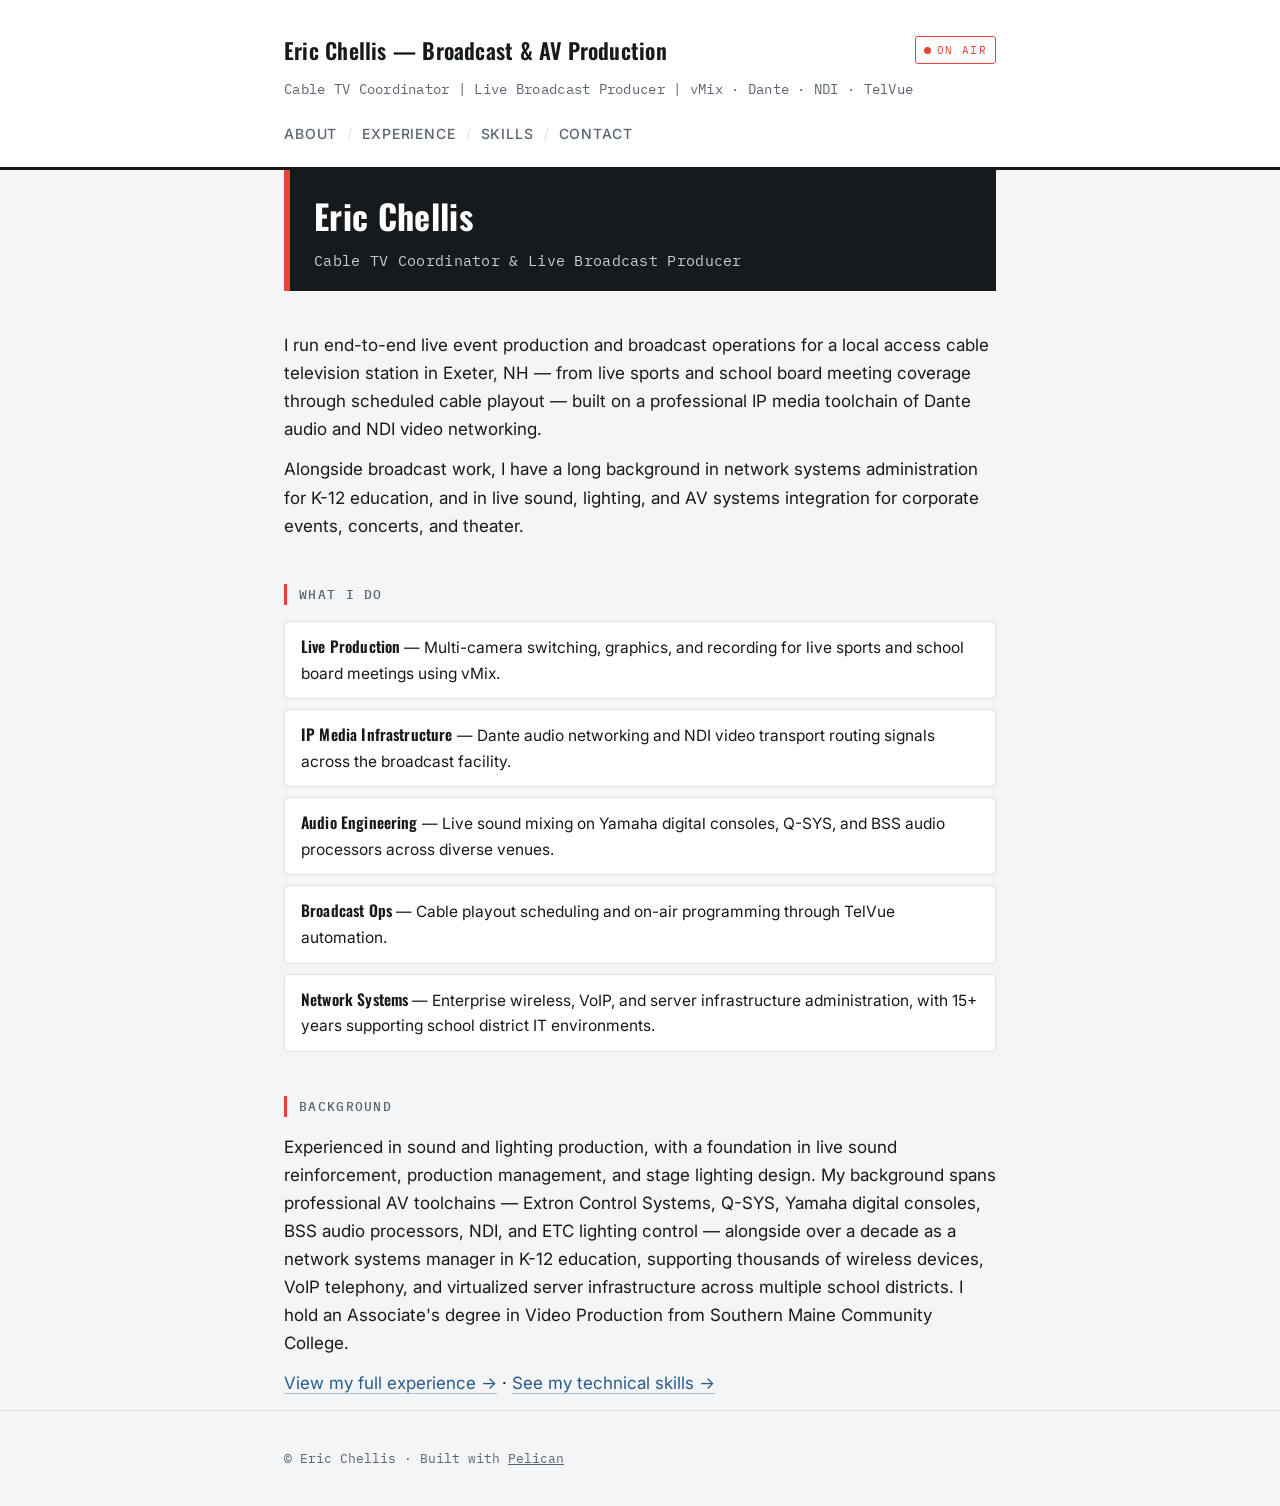
<file: index.html>
<!DOCTYPE html>
<html lang="en">
<head>
<meta charset="utf-8">
<meta name="viewport" content="width=device-width, initial-scale=1.0">
<title>Eric Chellis — Eric Chellis</title>
<link rel="preconnect" href="https://fonts.googleapis.com"><link rel="preconnect" href="https://fonts.gstatic.com" crossorigin><link href="https://fonts.googleapis.com/css2?family=Oswald:wght@500;600;700&family=Inter:wght@400;500;600&family=IBM+Plex+Mono:wght@500&display=swap" rel="stylesheet">
<link rel="stylesheet" href="styles.css">
</head>
<body>
<header class="site-header"><div class="wrap">
<div class="brand-row">
<a class="site-title" href="index.html">Eric Chellis — Broadcast &amp; AV Production</a>
<span class="tally"><span class="dot"></span>ON AIR</span>
</div>
<p class="site-subtitle">Cable TV Coordinator | Live Broadcast Producer | vMix &middot; Dante &middot; NDI &middot; TelVue</p>
<nav><a href="index.html">About</a><span class="sep">/</span><a href="experience.html">Experience</a><span class="sep">/</span><a href="skills.html">Skills</a><span class="sep">/</span><a href="contact.html">Contact</a></nav>
</div></header>
<main class="wrap"><article class="page"><div class="hero">
  <div class="chyron">
    <h1>Eric Chellis</h1>
    <p class="role">Cable TV Coordinator &amp; Live Broadcast Producer</p>
  </div>
</div>

<p>I run end-to-end live event production and broadcast operations for a local
access cable television station in Exeter, NH — from live sports and school
board meeting coverage through scheduled cable playout — built on a
professional IP media toolchain of Dante audio and NDI video networking.</p>
<p>Alongside broadcast work, I have a long background in network systems
administration for K-12 education, and in live sound, lighting, and AV
systems integration for corporate events, concerts, and theater.</p>
<h2>What I Do</h2>
<ul>
<li><strong>Live Production</strong> — Multi-camera switching, graphics, and recording for
  live sports and school board meetings using vMix.</li>
<li><strong>IP Media Infrastructure</strong> — Dante audio networking and NDI video
  transport routing signals across the broadcast facility.</li>
<li><strong>Audio Engineering</strong> — Live sound mixing on Yamaha digital consoles,
  Q-SYS, and BSS audio processors across diverse venues.</li>
<li><strong>Broadcast Ops</strong> — Cable playout scheduling and on-air programming
  through TelVue automation.</li>
<li><strong>Network Systems</strong> — Enterprise wireless, VoIP, and server infrastructure
  administration, with 15+ years supporting school district IT environments.</li>
</ul>
<h2>Background</h2>
<p>Experienced in sound and lighting production, with a foundation in live
sound reinforcement, production management, and stage lighting design. My
background spans professional AV toolchains — Extron Control Systems, Q-SYS,
Yamaha digital consoles, BSS audio processors, NDI, and ETC lighting control —
alongside over a decade as a network systems manager in K-12 education,
supporting thousands of wireless devices, VoIP telephony, and virtualized
server infrastructure across multiple school districts. I hold an Associate's
degree in Video Production from Southern Maine Community College.</p>
<p><a href="/experience.html">View my full experience →</a> · <a href="/skills.html">See my technical skills →</a></p></article></main>
<footer class="site-footer"><div class="wrap"><p>&copy; Eric Chellis &middot; Built with <a href="https://getpelican.com">Pelican</a></p></div></footer>
</body>
</html>
</file>
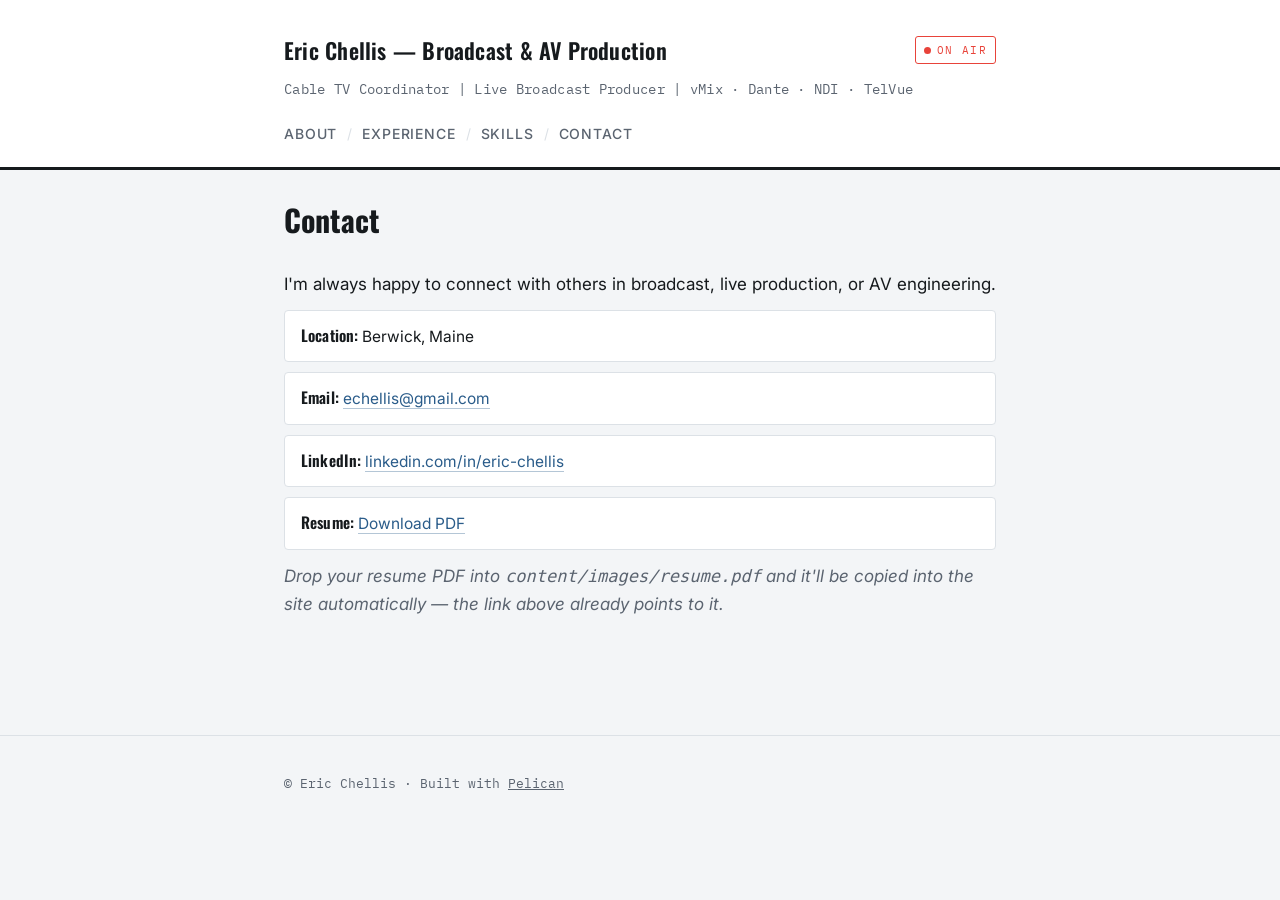
<file: contact.html>
<!DOCTYPE html>
<html lang="en">
<head>
<meta charset="utf-8">
<meta name="viewport" content="width=device-width, initial-scale=1.0">
<title>Contact — Eric Chellis</title>
<link rel="preconnect" href="https://fonts.googleapis.com"><link rel="preconnect" href="https://fonts.gstatic.com" crossorigin><link href="https://fonts.googleapis.com/css2?family=Oswald:wght@500;600;700&family=Inter:wght@400;500;600&family=IBM+Plex+Mono:wght@500&display=swap" rel="stylesheet">
<link rel="stylesheet" href="styles.css">
</head>
<body>
<header class="site-header"><div class="wrap">
<div class="brand-row">
<a class="site-title" href="index.html">Eric Chellis — Broadcast &amp; AV Production</a>
<span class="tally"><span class="dot"></span>ON AIR</span>
</div>
<p class="site-subtitle">Cable TV Coordinator | Live Broadcast Producer | vMix &middot; Dante &middot; NDI &middot; TelVue</p>
<nav><a href="index.html">About</a><span class="sep">/</span><a href="experience.html">Experience</a><span class="sep">/</span><a href="skills.html">Skills</a><span class="sep">/</span><a href="contact.html">Contact</a></nav>
</div></header>
<main class="wrap"><article class="page"><h1>Contact</h1>
<p>I'm always happy to connect with others in broadcast, live production, or AV
engineering.</p>
<ul>
<li><strong>Location:</strong> Berwick, Maine</li>
<li><strong>Email:</strong> <a href="mailto:echellis@gmail.com">echellis@gmail.com</a></li>
<li><strong>LinkedIn:</strong> <a href="https://www.linkedin.com/in/eric-chellis/">linkedin.com/in/eric-chellis</a></li>
<li><strong>Resume:</strong> <a href="/images/resume.pdf">Download PDF</a></li>
</ul>
<p><em>Drop your resume PDF into <code>content/images/resume.pdf</code> and it'll be copied
into the site automatically — the link above already points to it.</em></p></article></main>
<footer class="site-footer"><div class="wrap"><p>&copy; Eric Chellis &middot; Built with <a href="https://getpelican.com">Pelican</a></p></div></footer>
</body>
</html>
</file>
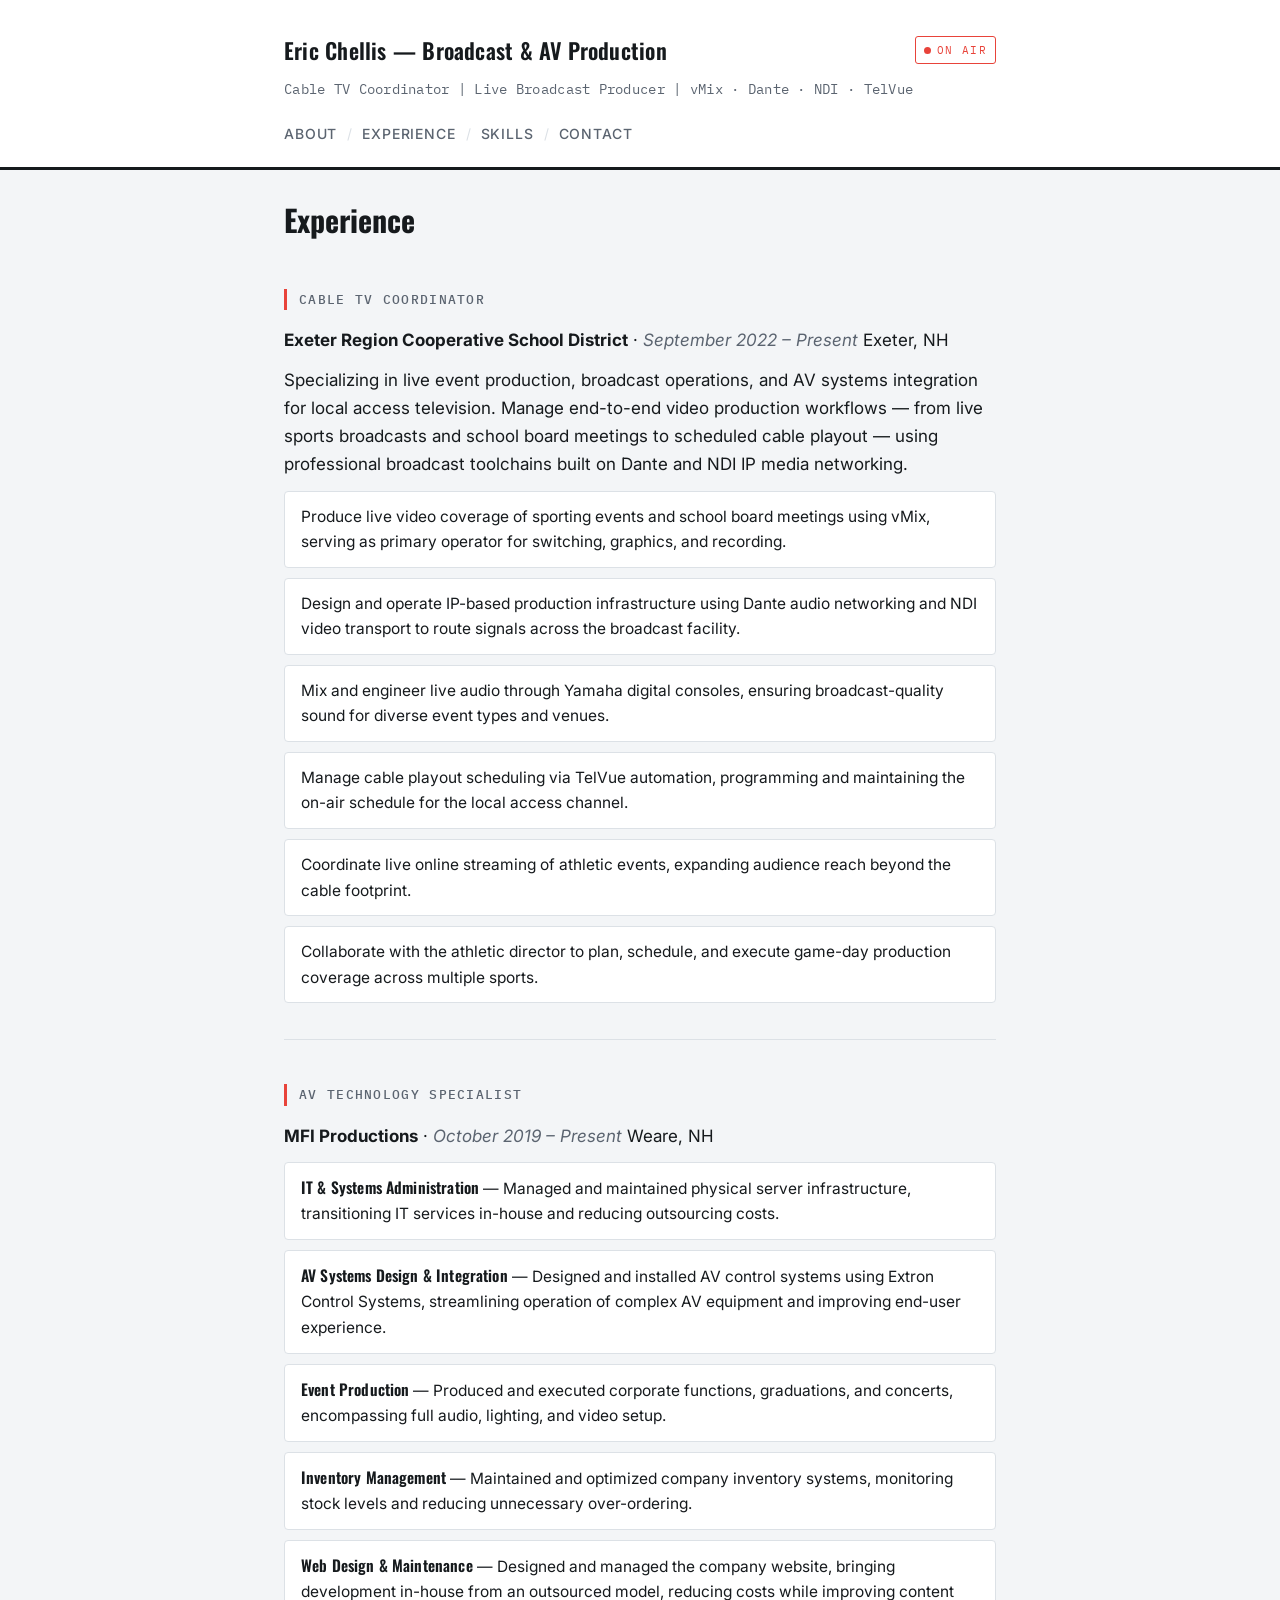
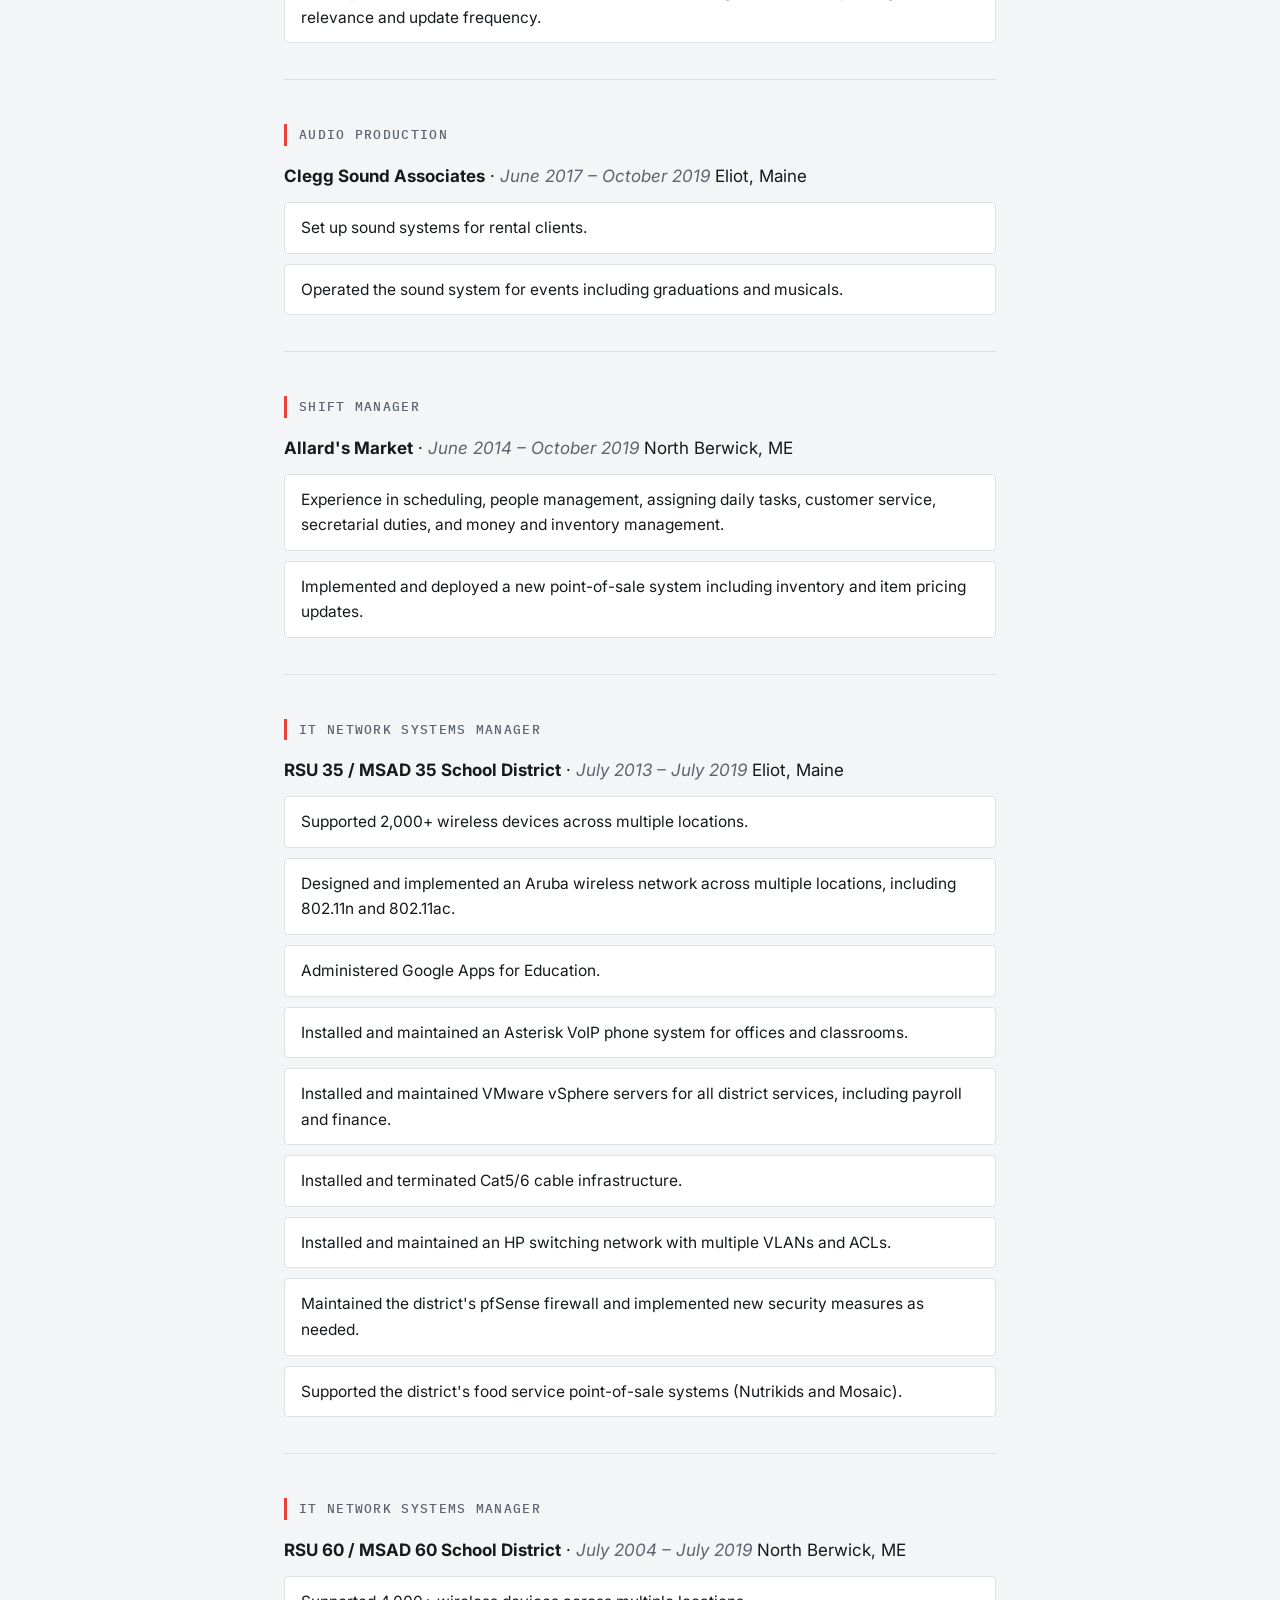
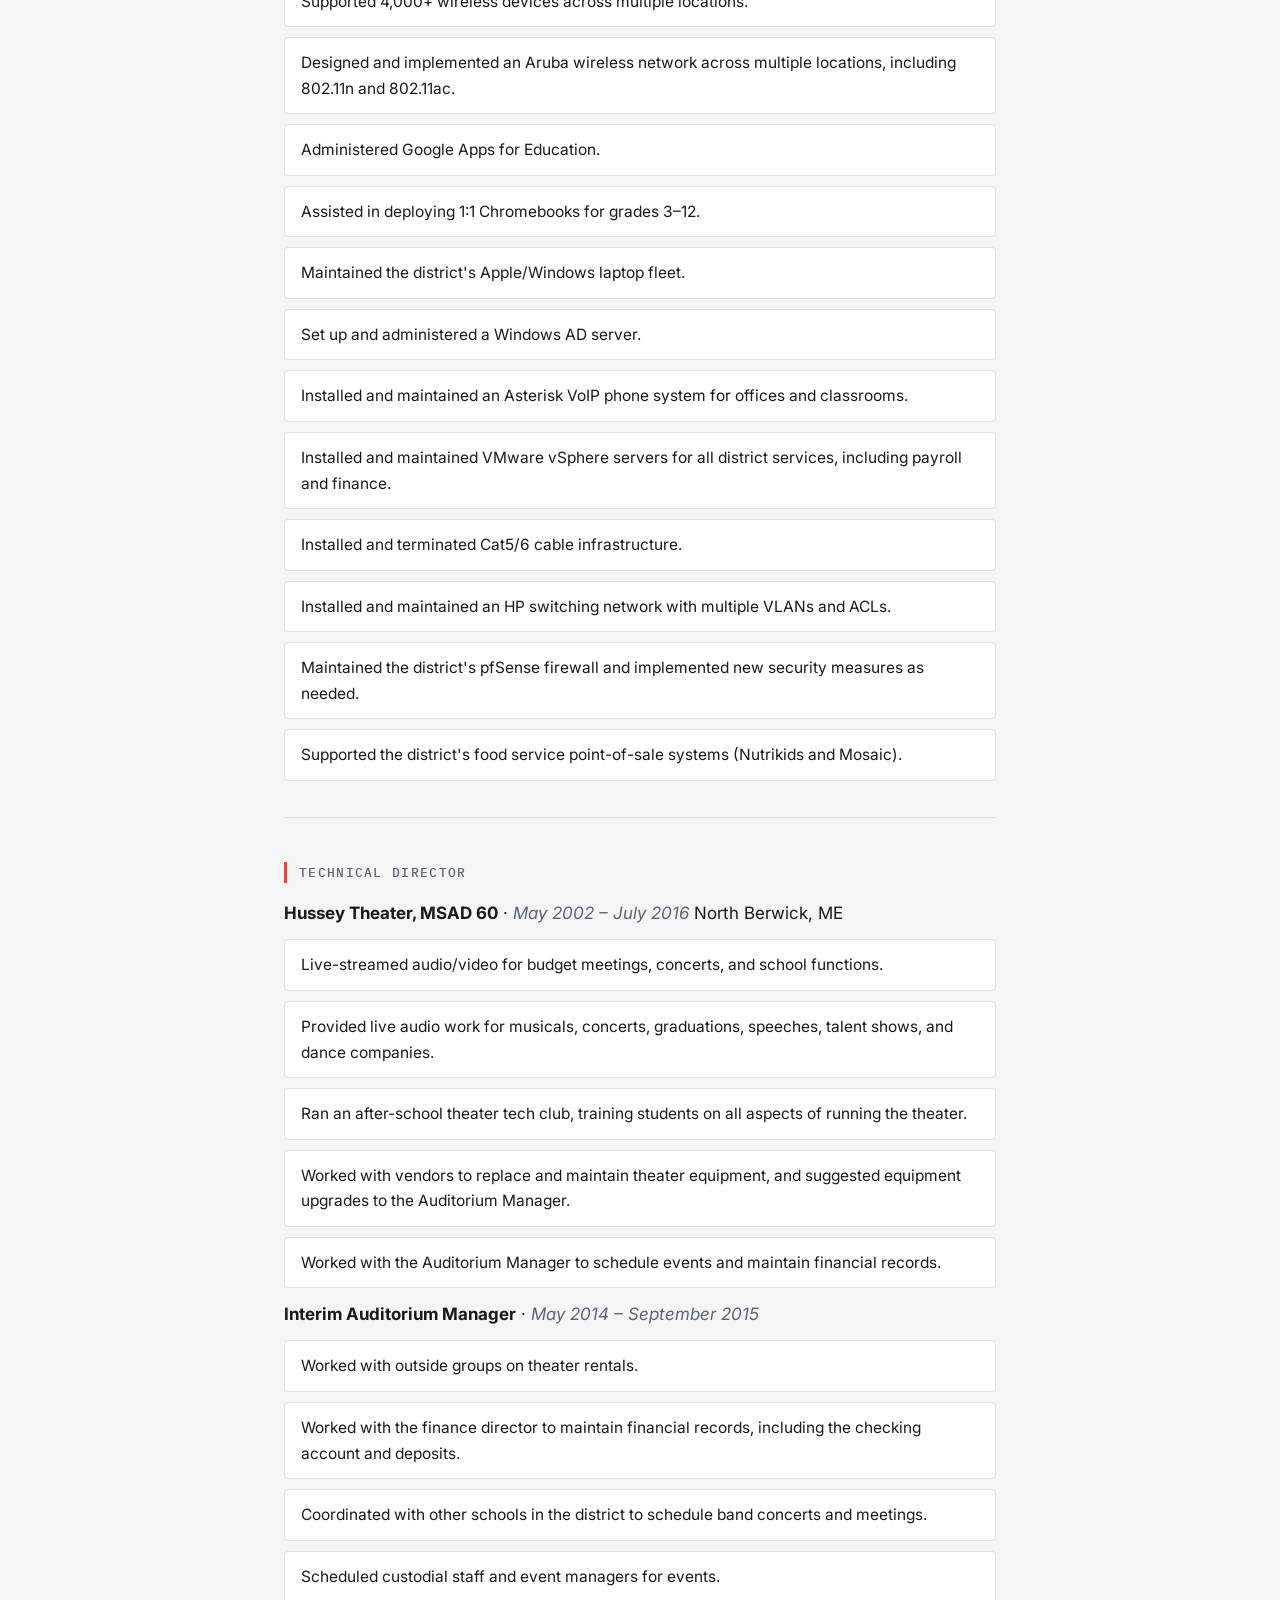
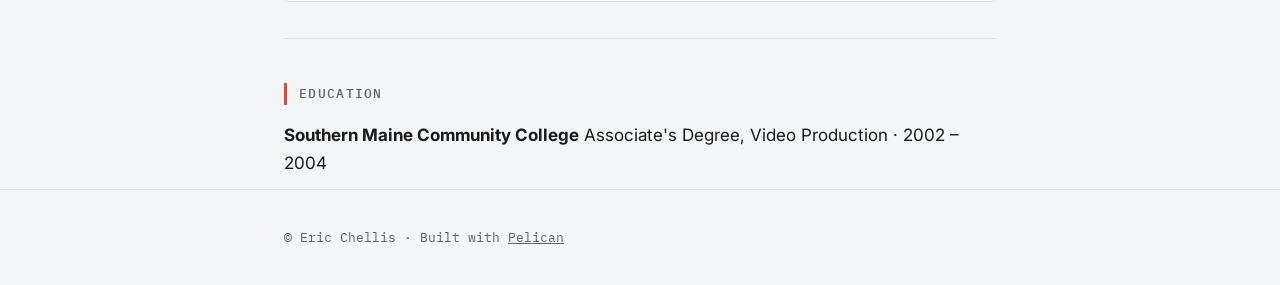
<file: experience.html>
<!DOCTYPE html>
<html lang="en">
<head>
<meta charset="utf-8">
<meta name="viewport" content="width=device-width, initial-scale=1.0">
<title>Experience — Eric Chellis</title>
<link rel="preconnect" href="https://fonts.googleapis.com"><link rel="preconnect" href="https://fonts.gstatic.com" crossorigin><link href="https://fonts.googleapis.com/css2?family=Oswald:wght@500;600;700&family=Inter:wght@400;500;600&family=IBM+Plex+Mono:wght@500&display=swap" rel="stylesheet">
<link rel="stylesheet" href="styles.css">
</head>
<body>
<header class="site-header"><div class="wrap">
<div class="brand-row">
<a class="site-title" href="index.html">Eric Chellis — Broadcast &amp; AV Production</a>
<span class="tally"><span class="dot"></span>ON AIR</span>
</div>
<p class="site-subtitle">Cable TV Coordinator | Live Broadcast Producer | vMix &middot; Dante &middot; NDI &middot; TelVue</p>
<nav><a href="index.html">About</a><span class="sep">/</span><a href="experience.html">Experience</a><span class="sep">/</span><a href="skills.html">Skills</a><span class="sep">/</span><a href="contact.html">Contact</a></nav>
</div></header>
<main class="wrap"><article class="page"><h1>Experience</h1>
<h2>Cable TV Coordinator</h2>
<p><strong>Exeter Region Cooperative School District</strong> · <em>September 2022 – Present</em>
Exeter, NH</p>
<p>Specializing in live event production, broadcast operations, and AV systems
integration for local access television. Manage end-to-end video production
workflows — from live sports broadcasts and school board meetings to
scheduled cable playout — using professional broadcast toolchains built on
Dante and NDI IP media networking.</p>
<ul>
<li>Produce live video coverage of sporting events and school board meetings
  using vMix, serving as primary operator for switching, graphics, and
  recording.</li>
<li>Design and operate IP-based production infrastructure using Dante audio
  networking and NDI video transport to route signals across the broadcast
  facility.</li>
<li>Mix and engineer live audio through Yamaha digital consoles, ensuring
  broadcast-quality sound for diverse event types and venues.</li>
<li>Manage cable playout scheduling via TelVue automation, programming and
  maintaining the on-air schedule for the local access channel.</li>
<li>Coordinate live online streaming of athletic events, expanding audience
  reach beyond the cable footprint.</li>
<li>Collaborate with the athletic director to plan, schedule, and execute
  game-day production coverage across multiple sports.</li>
</ul>
<hr />
<h2>AV Technology Specialist</h2>
<p><strong>MFI Productions</strong> · <em>October 2019 – Present</em>
Weare, NH</p>
<ul>
<li><strong>IT &amp; Systems Administration</strong> — Managed and maintained physical server
  infrastructure, transitioning IT services in-house and reducing
  outsourcing costs.</li>
<li><strong>AV Systems Design &amp; Integration</strong> — Designed and installed AV control
  systems using Extron Control Systems, streamlining operation of complex
  AV equipment and improving end-user experience.</li>
<li><strong>Event Production</strong> — Produced and executed corporate functions,
  graduations, and concerts, encompassing full audio, lighting, and video
  setup.</li>
<li><strong>Inventory Management</strong> — Maintained and optimized company inventory
  systems, monitoring stock levels and reducing unnecessary over-ordering.</li>
<li><strong>Web Design &amp; Maintenance</strong> — Designed and managed the company website,
  bringing development in-house from an outsourced model, reducing costs
  while improving content relevance and update frequency.</li>
</ul>
<hr />
<h2>Audio Production</h2>
<p><strong>Clegg Sound Associates</strong> · <em>June 2017 – October 2019</em>
Eliot, Maine</p>
<ul>
<li>Set up sound systems for rental clients.</li>
<li>Operated the sound system for events including graduations and musicals.</li>
</ul>
<hr />
<h2>Shift Manager</h2>
<p><strong>Allard's Market</strong> · <em>June 2014 – October 2019</em>
North Berwick, ME</p>
<ul>
<li>Experience in scheduling, people management, assigning daily tasks,
  customer service, secretarial duties, and money and inventory management.</li>
<li>Implemented and deployed a new point-of-sale system including inventory
  and item pricing updates.</li>
</ul>
<hr />
<h2>IT Network Systems Manager</h2>
<p><strong>RSU 35 / MSAD 35 School District</strong> · <em>July 2013 – July 2019</em>
Eliot, Maine</p>
<ul>
<li>Supported 2,000+ wireless devices across multiple locations.</li>
<li>Designed and implemented an Aruba wireless network across multiple
  locations, including 802.11n and 802.11ac.</li>
<li>Administered Google Apps for Education.</li>
<li>Installed and maintained an Asterisk VoIP phone system for offices and
  classrooms.</li>
<li>Installed and maintained VMware vSphere servers for all district services,
  including payroll and finance.</li>
<li>Installed and terminated Cat5/6 cable infrastructure.</li>
<li>Installed and maintained an HP switching network with multiple VLANs and
  ACLs.</li>
<li>Maintained the district's pfSense firewall and implemented new security
  measures as needed.</li>
<li>Supported the district's food service point-of-sale systems (Nutrikids
  and Mosaic).</li>
</ul>
<hr />
<h2>IT Network Systems Manager</h2>
<p><strong>RSU 60 / MSAD 60 School District</strong> · <em>July 2004 – July 2019</em>
North Berwick, ME</p>
<ul>
<li>Supported 4,000+ wireless devices across multiple locations.</li>
<li>Designed and implemented an Aruba wireless network across multiple
  locations, including 802.11n and 802.11ac.</li>
<li>Administered Google Apps for Education.</li>
<li>Assisted in deploying 1:1 Chromebooks for grades 3–12.</li>
<li>Maintained the district's Apple/Windows laptop fleet.</li>
<li>Set up and administered a Windows AD server.</li>
<li>Installed and maintained an Asterisk VoIP phone system for offices and
  classrooms.</li>
<li>Installed and maintained VMware vSphere servers for all district services,
  including payroll and finance.</li>
<li>Installed and terminated Cat5/6 cable infrastructure.</li>
<li>Installed and maintained an HP switching network with multiple VLANs and
  ACLs.</li>
<li>Maintained the district's pfSense firewall and implemented new security
  measures as needed.</li>
<li>Supported the district's food service point-of-sale systems (Nutrikids
  and Mosaic).</li>
</ul>
<hr />
<h2>Technical Director</h2>
<p><strong>Hussey Theater, MSAD 60</strong> · <em>May 2002 – July 2016</em>
North Berwick, ME</p>
<ul>
<li>Live-streamed audio/video for budget meetings, concerts, and school
  functions.</li>
<li>Provided live audio work for musicals, concerts, graduations, speeches,
  talent shows, and dance companies.</li>
<li>Ran an after-school theater tech club, training students on all aspects
  of running the theater.</li>
<li>Worked with vendors to replace and maintain theater equipment, and
  suggested equipment upgrades to the Auditorium Manager.</li>
<li>Worked with the Auditorium Manager to schedule events and maintain
  financial records.</li>
</ul>
<p><strong>Interim Auditorium Manager</strong> · <em>May 2014 – September 2015</em></p>
<ul>
<li>Worked with outside groups on theater rentals.</li>
<li>Worked with the finance director to maintain financial records, including
  the checking account and deposits.</li>
<li>Coordinated with other schools in the district to schedule band concerts
  and meetings.</li>
<li>Scheduled custodial staff and event managers for events.</li>
</ul>
<hr />
<h2>Education</h2>
<p><strong>Southern Maine Community College</strong>
Associate's Degree, Video Production · 2002 – 2004</p></article></main>
<footer class="site-footer"><div class="wrap"><p>&copy; Eric Chellis &middot; Built with <a href="https://getpelican.com">Pelican</a></p></div></footer>
</body>
</html>
</file>
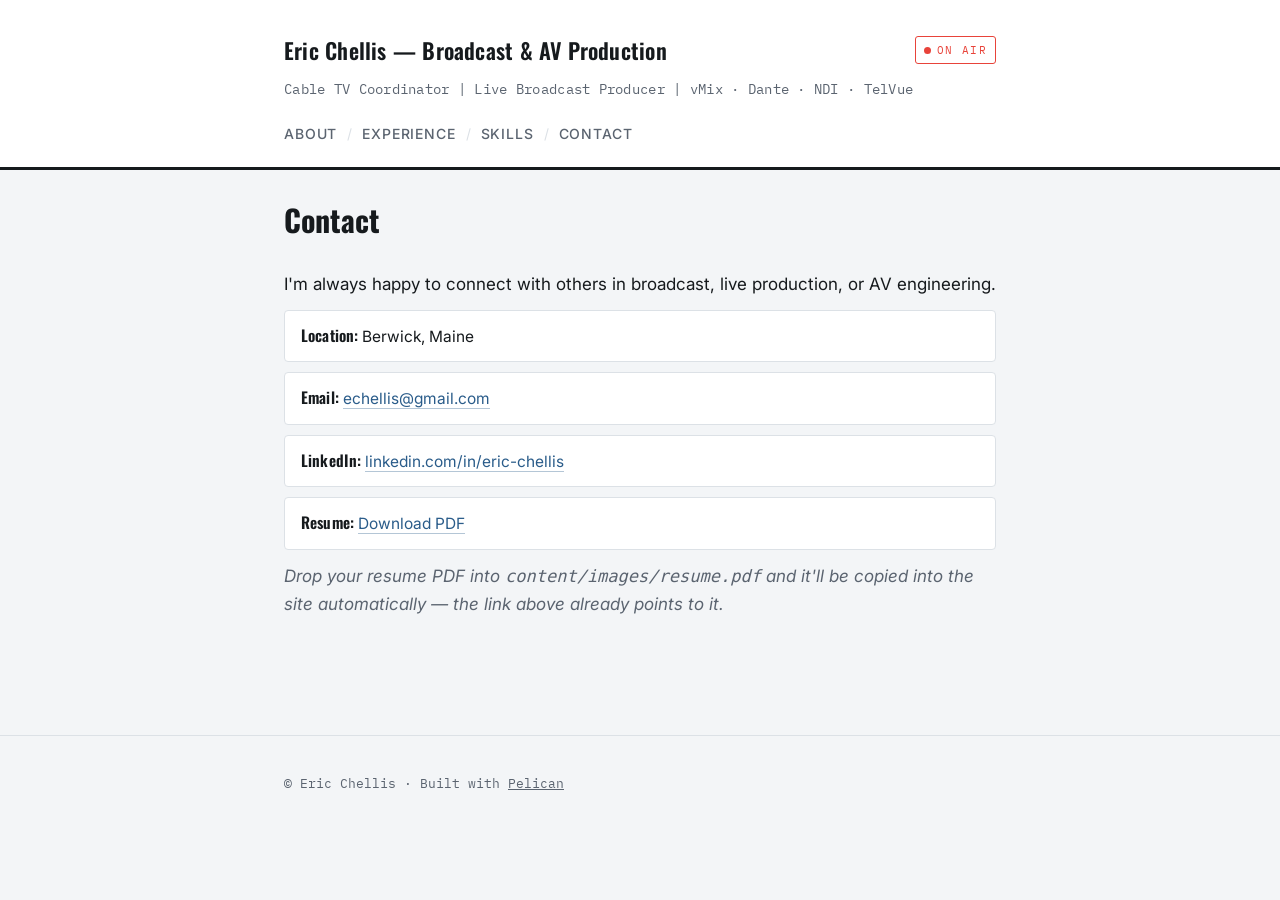
<file: preview-contact.html>
<!DOCTYPE html>
<html lang="en">
<head>
<meta charset="utf-8">
<meta name="viewport" content="width=device-width, initial-scale=1.0">
<title>Contact — Eric Chellis</title>
<link rel="preconnect" href="https://fonts.googleapis.com"><link rel="preconnect" href="https://fonts.gstatic.com" crossorigin><link href="https://fonts.googleapis.com/css2?family=Oswald:wght@500;600;700&family=Inter:wght@400;500;600&family=IBM+Plex+Mono:wght@500&display=swap" rel="stylesheet">
<style>:root {
    --ink: #161A1D;
    --muted: #5B6470;
    --bg: #F3F5F7;
    --panel: #FFFFFF;
    --border: #DCE1E6;
    --tally: #E8433A;
    --link: #2A5C8A;

    --font-display: 'Oswald', sans-serif;
    --font-body: 'Inter', -apple-system, BlinkMacSystemFont, sans-serif;
    --font-mono: 'IBM Plex Mono', monospace;

    --max-width: 760px;
}

* { box-sizing: border-box; }

body {
    margin: 0;
    font-family: var(--font-body);
    color: var(--ink);
    background: var(--bg);
    line-height: 1.65;
    font-size: 17px;
}

.wrap {
    max-width: var(--max-width);
    margin: 0 auto;
    padding: 0 24px;
}

/* ---------- Header ---------- */
.site-header {
    background: var(--panel);
    border-bottom: 3px solid var(--ink);
    padding: 32px 0 20px;
}

.brand-row {
    display: flex;
    align-items: center;
    justify-content: space-between;
    gap: 16px;
    flex-wrap: wrap;
}

.site-title {
    font-family: var(--font-display);
    font-weight: 600;
    font-size: 22px;
    letter-spacing: 0.01em;
    color: var(--ink);
    text-decoration: none;
}

.tally {
    display: inline-flex;
    align-items: center;
    gap: 6px;
    font-family: var(--font-mono);
    font-size: 11px;
    letter-spacing: 0.12em;
    color: var(--tally);
    border: 1px solid var(--tally);
    padding: 4px 8px;
    border-radius: 3px;
    white-space: nowrap;
}

.tally .dot {
    width: 7px;
    height: 7px;
    border-radius: 50%;
    background: var(--tally);
    display: inline-block;
    animation: pulse 2s ease-in-out infinite;
}

@keyframes pulse {
    0%, 100% { opacity: 1; }
    50% { opacity: 0.35; }
}

@media (prefers-reduced-motion: reduce) {
    .tally .dot { animation: none; }
}

.site-subtitle {
    margin: 10px 0 18px;
    color: var(--muted);
    font-size: 14px;
    font-family: var(--font-mono);
    letter-spacing: 0.02em;
}

nav a {
    color: var(--muted);
    text-decoration: none;
    font-size: 14px;
    font-weight: 500;
    text-transform: uppercase;
    letter-spacing: 0.06em;
    padding-bottom: 2px;
    border-bottom: 2px solid transparent;
    transition: color 0.15s ease, border-color 0.15s ease;
}

nav a:hover {
    color: var(--ink);
    border-color: var(--tally);
}

nav .sep {
    color: var(--border);
    margin: 0 10px;
    font-size: 14px;
}

/* ---------- Hero / chyron (homepage only) ---------- */
.hero {
    margin: 0 0 40px;
}

.tally-inline {
    display: none;
}

.hero .tally {
    margin-bottom: 14px;
}

.chyron {
    background: var(--ink);
    border-left: 6px solid var(--tally);
    padding: 18px 24px;
    color: #fff;
}

.chyron h1 {
    font-family: var(--font-display);
    font-size: 34px;
    font-weight: 700;
    margin: 0 0 4px;
    color: #fff;
    letter-spacing: 0.01em;
}

.chyron .role {
    margin: 0;
    font-size: 15px;
    color: #C9CED4;
    font-family: var(--font-mono);
    letter-spacing: 0.02em;
}

/* ---------- Main content ---------- */
main {
    padding: 48px 0;
    min-height: 60vh;
}

.page h1:not(.chyron h1) {
    font-family: var(--font-display);
    font-size: 30px;
}

.page h2 {
    font-family: var(--font-mono);
    font-size: 13px;
    font-weight: 500;
    text-transform: uppercase;
    letter-spacing: 0.1em;
    color: var(--muted);
    margin-top: 44px;
    margin-bottom: 16px;
    padding-left: 12px;
    border-left: 3px solid var(--tally);
}

.page p {
    margin: 12px 0;
}

.page ul {
    list-style: none;
    padding: 0;
    margin: 0;
    display: grid;
    gap: 10px;
}

.page li {
    background: var(--panel);
    border: 1px solid var(--border);
    border-radius: 4px;
    padding: 12px 16px;
    font-size: 15.5px;
}

.page li strong {
    font-family: var(--font-display);
    font-weight: 600;
    letter-spacing: 0.01em;
}

.page a {
    color: var(--link);
    text-decoration: none;
    border-bottom: 1px solid rgba(42, 92, 138, 0.35);
}

.page a:hover {
    border-bottom-color: var(--link);
}

.page hr {
    border: none;
    border-top: 1px solid var(--border);
    margin: 36px 0;
}

.page em {
    color: var(--muted);
}

/* ---------- Footer ---------- */
.site-footer {
    border-top: 1px solid var(--border);
    padding: 24px 0;
    color: var(--muted);
    font-size: 13px;
    font-family: var(--font-mono);
}

.site-footer a {
    color: var(--muted);
}

/* ---------- Mobile ---------- */
@media (max-width: 600px) {
    body { font-size: 16px; }
    .site-header { padding: 24px 0 16px; }
    .chyron h1 { font-size: 28px; }
    .brand-row { flex-direction: column; align-items: flex-start; }
}
</style>
</head>
<body>
<header class="site-header"><div class="wrap">
<div class="brand-row">
<a class="site-title" href="index.html">Eric Chellis — Broadcast &amp; AV Production</a>
<span class="tally"><span class="dot"></span>ON AIR</span>
</div>
<p class="site-subtitle">Cable TV Coordinator | Live Broadcast Producer | vMix &middot; Dante &middot; NDI &middot; TelVue</p>
<nav><a href="index.html">About</a><span class="sep">/</span><a href="experience.html">Experience</a><span class="sep">/</span><a href="skills.html">Skills</a><span class="sep">/</span><a href="contact.html">Contact</a></nav>
</div></header>
<main class="wrap"><article class="page"><h1>Contact</h1>
<p>I'm always happy to connect with others in broadcast, live production, or AV
engineering.</p>
<ul>
<li><strong>Location:</strong> Berwick, Maine</li>
<li><strong>Email:</strong> <a href="mailto:echellis@gmail.com">echellis@gmail.com</a></li>
<li><strong>LinkedIn:</strong> <a href="https://www.linkedin.com/in/eric-chellis/">linkedin.com/in/eric-chellis</a></li>
<li><strong>Resume:</strong> <a href="/images/resume.pdf">Download PDF</a></li>
</ul>
<p><em>Drop your resume PDF into <code>content/images/resume.pdf</code> and it'll be copied
into the site automatically — the link above already points to it.</em></p></article></main>
<footer class="site-footer"><div class="wrap"><p>&copy; Eric Chellis &middot; Built with <a href="https://getpelican.com">Pelican</a></p></div></footer>
</body>
</html>
</file>
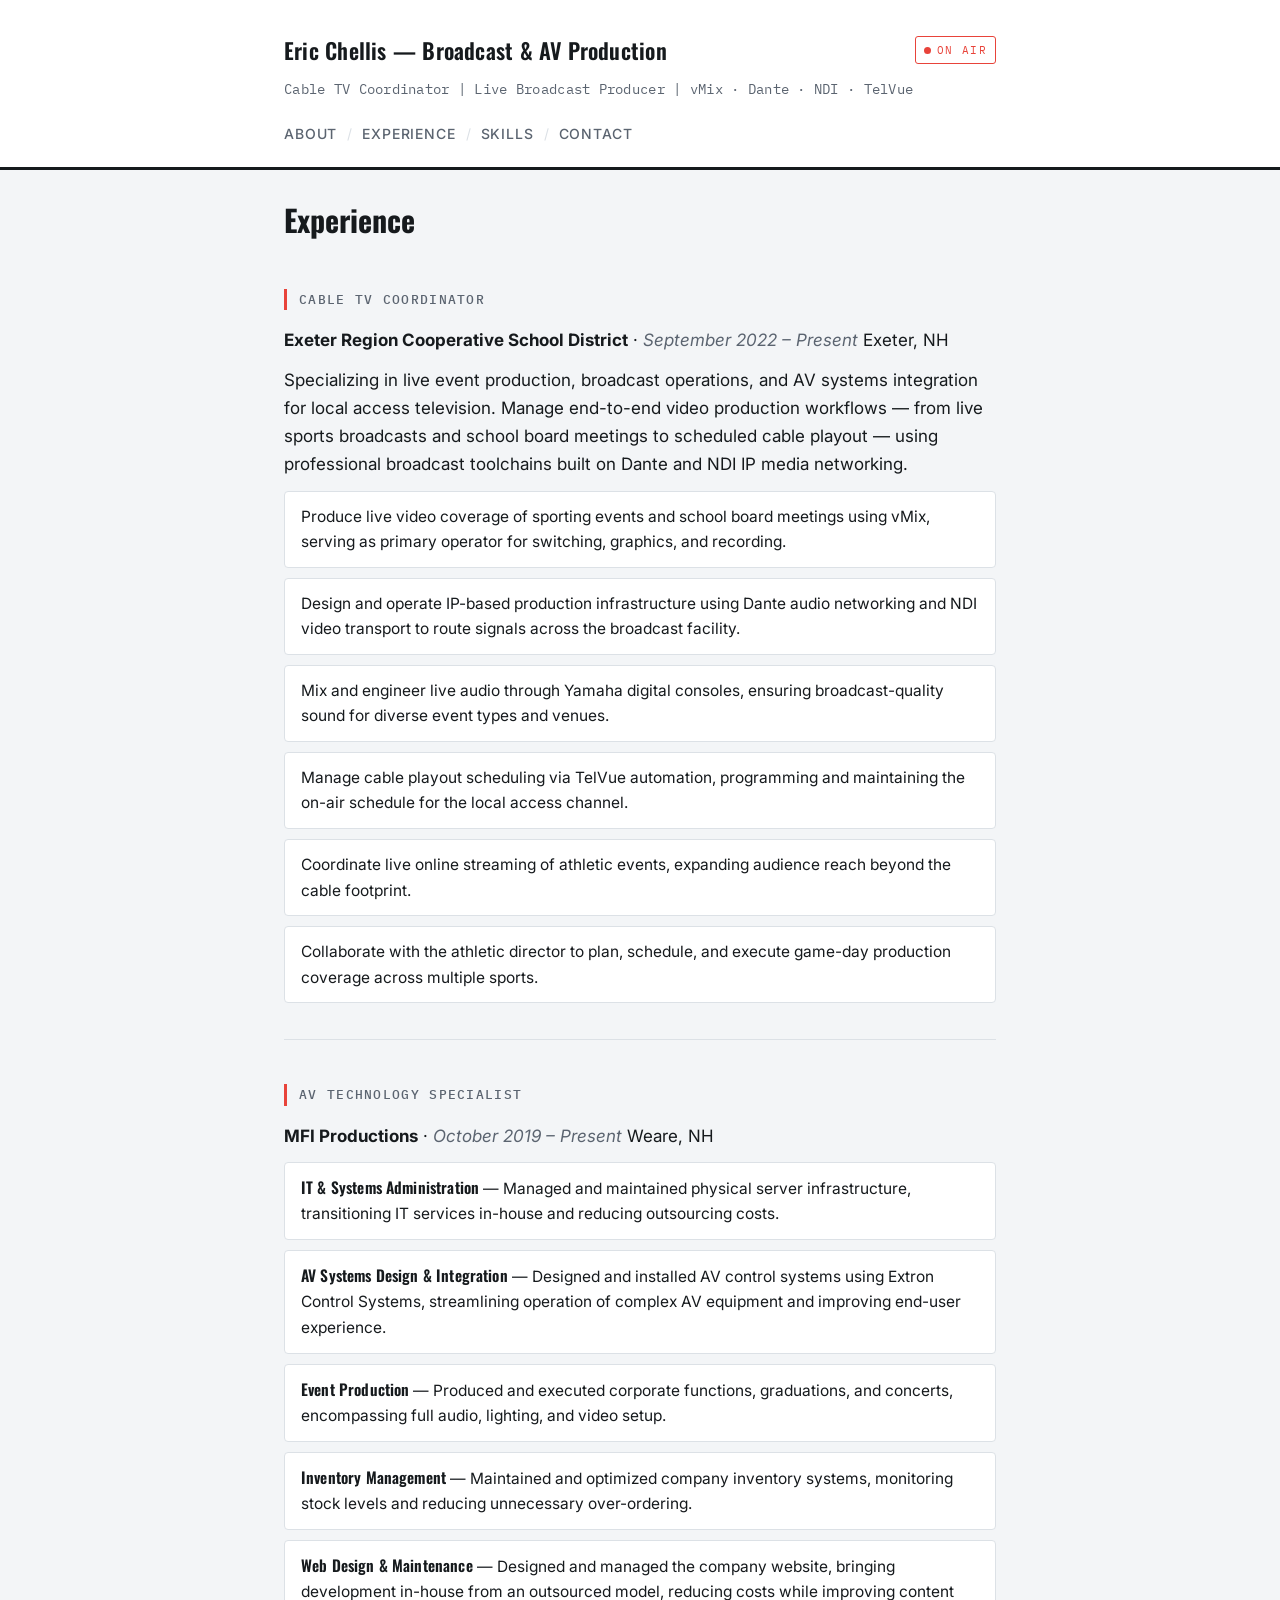
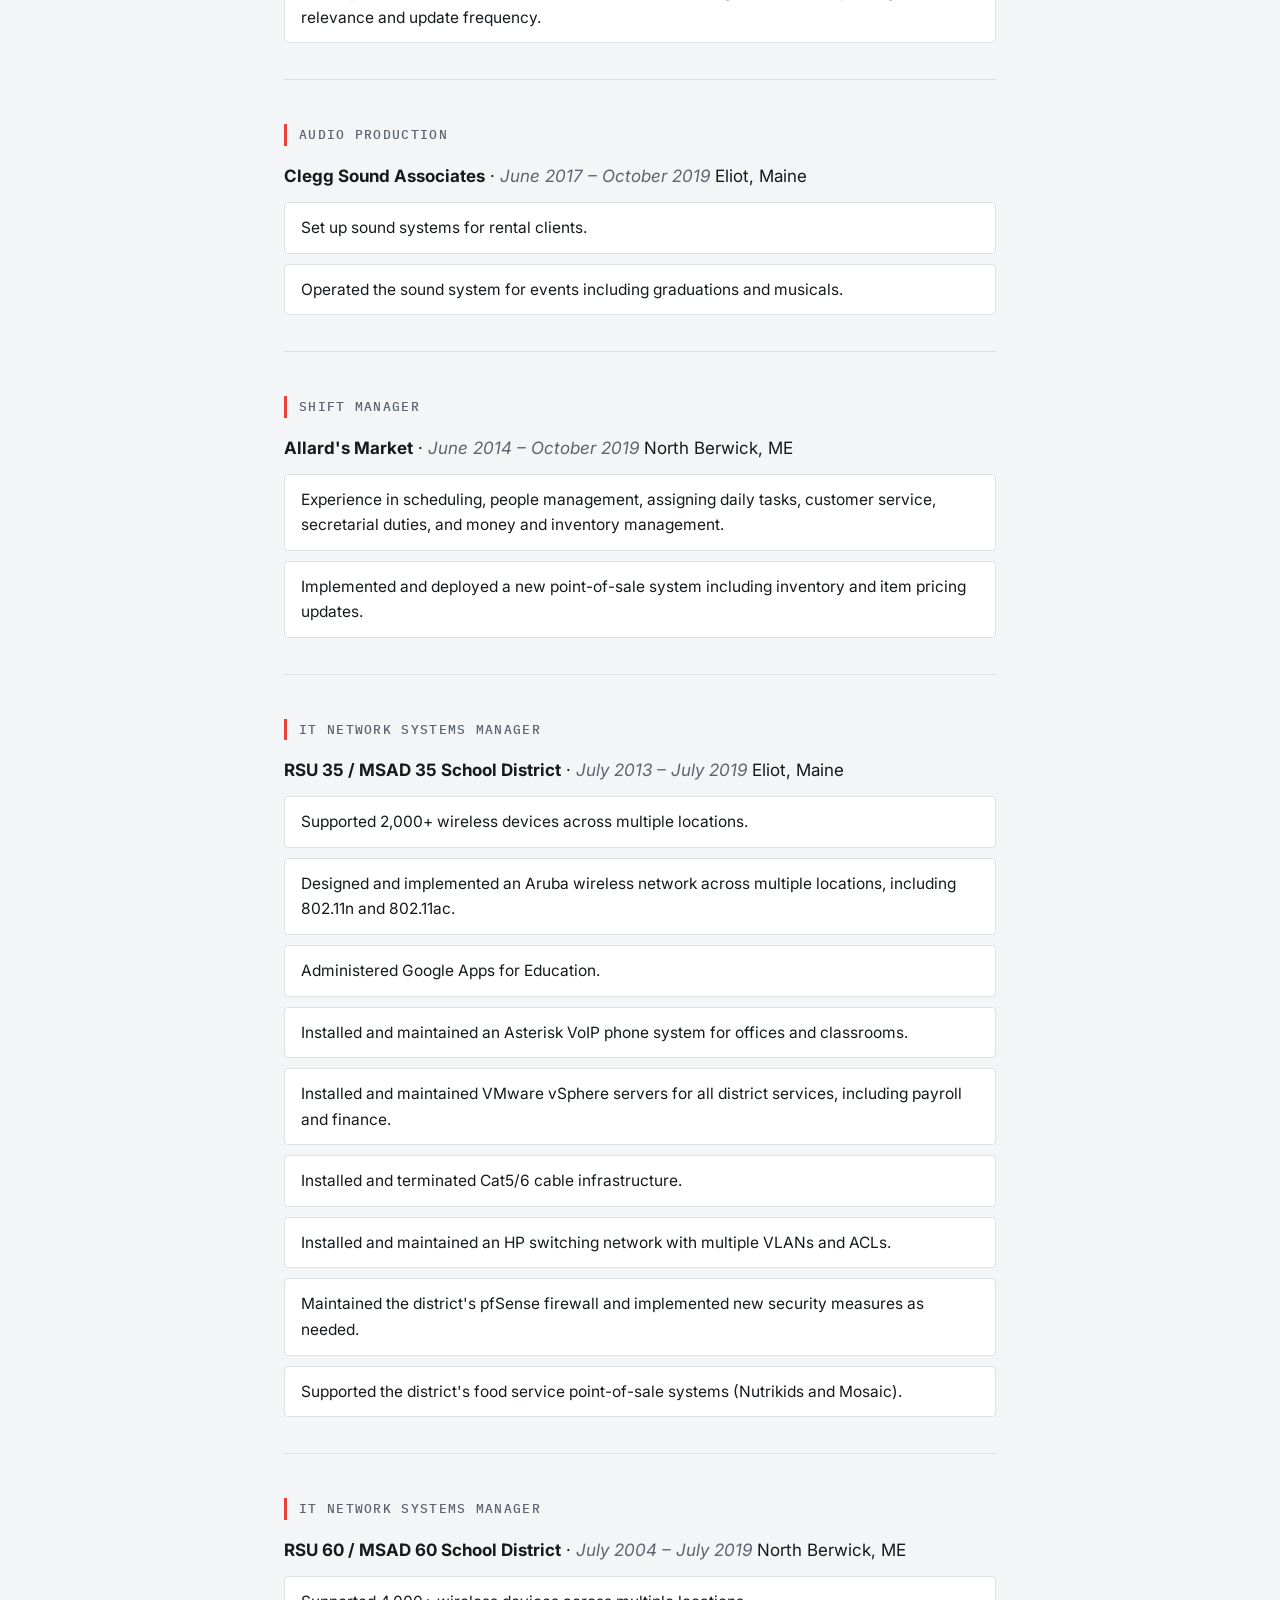
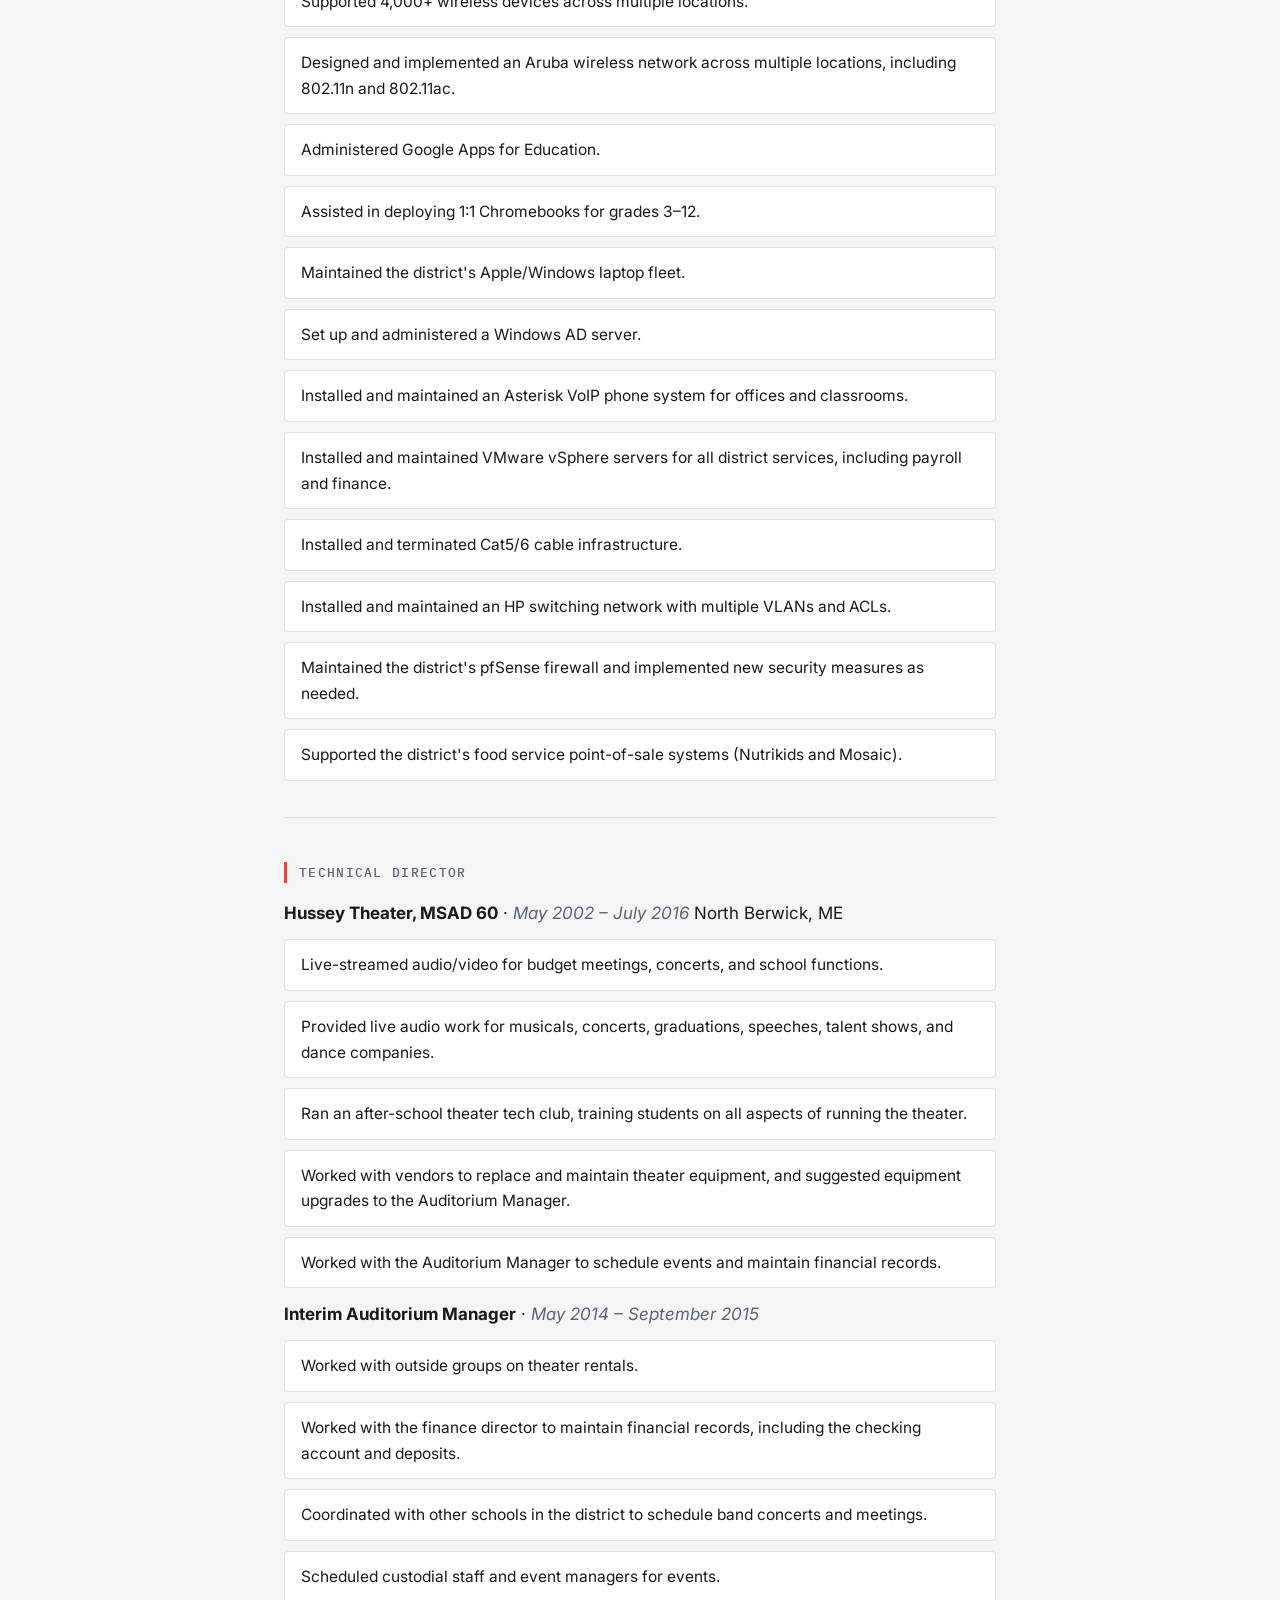
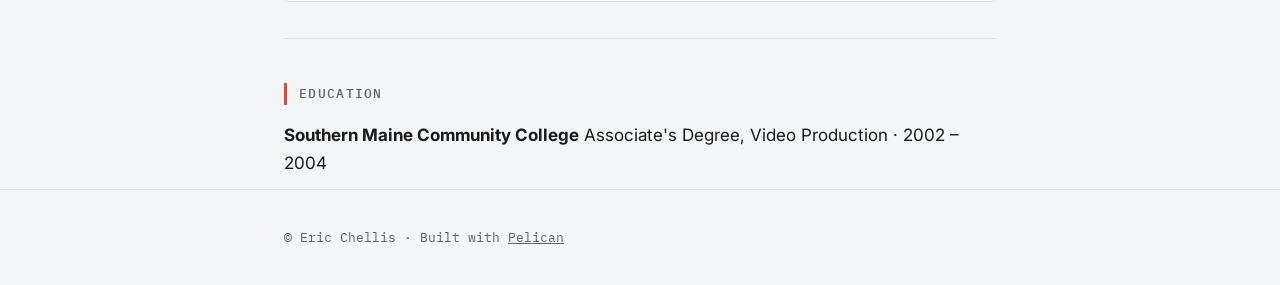
<file: preview-experience.html>
<!DOCTYPE html>
<html lang="en">
<head>
<meta charset="utf-8">
<meta name="viewport" content="width=device-width, initial-scale=1.0">
<title>Experience — Eric Chellis</title>
<link rel="preconnect" href="https://fonts.googleapis.com"><link rel="preconnect" href="https://fonts.gstatic.com" crossorigin><link href="https://fonts.googleapis.com/css2?family=Oswald:wght@500;600;700&family=Inter:wght@400;500;600&family=IBM+Plex+Mono:wght@500&display=swap" rel="stylesheet">
<style>:root {
    --ink: #161A1D;
    --muted: #5B6470;
    --bg: #F3F5F7;
    --panel: #FFFFFF;
    --border: #DCE1E6;
    --tally: #E8433A;
    --link: #2A5C8A;

    --font-display: 'Oswald', sans-serif;
    --font-body: 'Inter', -apple-system, BlinkMacSystemFont, sans-serif;
    --font-mono: 'IBM Plex Mono', monospace;

    --max-width: 760px;
}

* { box-sizing: border-box; }

body {
    margin: 0;
    font-family: var(--font-body);
    color: var(--ink);
    background: var(--bg);
    line-height: 1.65;
    font-size: 17px;
}

.wrap {
    max-width: var(--max-width);
    margin: 0 auto;
    padding: 0 24px;
}

/* ---------- Header ---------- */
.site-header {
    background: var(--panel);
    border-bottom: 3px solid var(--ink);
    padding: 32px 0 20px;
}

.brand-row {
    display: flex;
    align-items: center;
    justify-content: space-between;
    gap: 16px;
    flex-wrap: wrap;
}

.site-title {
    font-family: var(--font-display);
    font-weight: 600;
    font-size: 22px;
    letter-spacing: 0.01em;
    color: var(--ink);
    text-decoration: none;
}

.tally {
    display: inline-flex;
    align-items: center;
    gap: 6px;
    font-family: var(--font-mono);
    font-size: 11px;
    letter-spacing: 0.12em;
    color: var(--tally);
    border: 1px solid var(--tally);
    padding: 4px 8px;
    border-radius: 3px;
    white-space: nowrap;
}

.tally .dot {
    width: 7px;
    height: 7px;
    border-radius: 50%;
    background: var(--tally);
    display: inline-block;
    animation: pulse 2s ease-in-out infinite;
}

@keyframes pulse {
    0%, 100% { opacity: 1; }
    50% { opacity: 0.35; }
}

@media (prefers-reduced-motion: reduce) {
    .tally .dot { animation: none; }
}

.site-subtitle {
    margin: 10px 0 18px;
    color: var(--muted);
    font-size: 14px;
    font-family: var(--font-mono);
    letter-spacing: 0.02em;
}

nav a {
    color: var(--muted);
    text-decoration: none;
    font-size: 14px;
    font-weight: 500;
    text-transform: uppercase;
    letter-spacing: 0.06em;
    padding-bottom: 2px;
    border-bottom: 2px solid transparent;
    transition: color 0.15s ease, border-color 0.15s ease;
}

nav a:hover {
    color: var(--ink);
    border-color: var(--tally);
}

nav .sep {
    color: var(--border);
    margin: 0 10px;
    font-size: 14px;
}

/* ---------- Hero / chyron (homepage only) ---------- */
.hero {
    margin: 0 0 40px;
}

.tally-inline {
    display: none;
}

.hero .tally {
    margin-bottom: 14px;
}

.chyron {
    background: var(--ink);
    border-left: 6px solid var(--tally);
    padding: 18px 24px;
    color: #fff;
}

.chyron h1 {
    font-family: var(--font-display);
    font-size: 34px;
    font-weight: 700;
    margin: 0 0 4px;
    color: #fff;
    letter-spacing: 0.01em;
}

.chyron .role {
    margin: 0;
    font-size: 15px;
    color: #C9CED4;
    font-family: var(--font-mono);
    letter-spacing: 0.02em;
}

/* ---------- Main content ---------- */
main {
    padding: 48px 0;
    min-height: 60vh;
}

.page h1:not(.chyron h1) {
    font-family: var(--font-display);
    font-size: 30px;
}

.page h2 {
    font-family: var(--font-mono);
    font-size: 13px;
    font-weight: 500;
    text-transform: uppercase;
    letter-spacing: 0.1em;
    color: var(--muted);
    margin-top: 44px;
    margin-bottom: 16px;
    padding-left: 12px;
    border-left: 3px solid var(--tally);
}

.page p {
    margin: 12px 0;
}

.page ul {
    list-style: none;
    padding: 0;
    margin: 0;
    display: grid;
    gap: 10px;
}

.page li {
    background: var(--panel);
    border: 1px solid var(--border);
    border-radius: 4px;
    padding: 12px 16px;
    font-size: 15.5px;
}

.page li strong {
    font-family: var(--font-display);
    font-weight: 600;
    letter-spacing: 0.01em;
}

.page a {
    color: var(--link);
    text-decoration: none;
    border-bottom: 1px solid rgba(42, 92, 138, 0.35);
}

.page a:hover {
    border-bottom-color: var(--link);
}

.page hr {
    border: none;
    border-top: 1px solid var(--border);
    margin: 36px 0;
}

.page em {
    color: var(--muted);
}

/* ---------- Footer ---------- */
.site-footer {
    border-top: 1px solid var(--border);
    padding: 24px 0;
    color: var(--muted);
    font-size: 13px;
    font-family: var(--font-mono);
}

.site-footer a {
    color: var(--muted);
}

/* ---------- Mobile ---------- */
@media (max-width: 600px) {
    body { font-size: 16px; }
    .site-header { padding: 24px 0 16px; }
    .chyron h1 { font-size: 28px; }
    .brand-row { flex-direction: column; align-items: flex-start; }
}
</style>
</head>
<body>
<header class="site-header"><div class="wrap">
<div class="brand-row">
<a class="site-title" href="index.html">Eric Chellis — Broadcast &amp; AV Production</a>
<span class="tally"><span class="dot"></span>ON AIR</span>
</div>
<p class="site-subtitle">Cable TV Coordinator | Live Broadcast Producer | vMix &middot; Dante &middot; NDI &middot; TelVue</p>
<nav><a href="index.html">About</a><span class="sep">/</span><a href="experience.html">Experience</a><span class="sep">/</span><a href="skills.html">Skills</a><span class="sep">/</span><a href="contact.html">Contact</a></nav>
</div></header>
<main class="wrap"><article class="page"><h1>Experience</h1>
<h2>Cable TV Coordinator</h2>
<p><strong>Exeter Region Cooperative School District</strong> · <em>September 2022 – Present</em>
Exeter, NH</p>
<p>Specializing in live event production, broadcast operations, and AV systems
integration for local access television. Manage end-to-end video production
workflows — from live sports broadcasts and school board meetings to
scheduled cable playout — using professional broadcast toolchains built on
Dante and NDI IP media networking.</p>
<ul>
<li>Produce live video coverage of sporting events and school board meetings
  using vMix, serving as primary operator for switching, graphics, and
  recording.</li>
<li>Design and operate IP-based production infrastructure using Dante audio
  networking and NDI video transport to route signals across the broadcast
  facility.</li>
<li>Mix and engineer live audio through Yamaha digital consoles, ensuring
  broadcast-quality sound for diverse event types and venues.</li>
<li>Manage cable playout scheduling via TelVue automation, programming and
  maintaining the on-air schedule for the local access channel.</li>
<li>Coordinate live online streaming of athletic events, expanding audience
  reach beyond the cable footprint.</li>
<li>Collaborate with the athletic director to plan, schedule, and execute
  game-day production coverage across multiple sports.</li>
</ul>
<hr />
<h2>AV Technology Specialist</h2>
<p><strong>MFI Productions</strong> · <em>October 2019 – Present</em>
Weare, NH</p>
<ul>
<li><strong>IT &amp; Systems Administration</strong> — Managed and maintained physical server
  infrastructure, transitioning IT services in-house and reducing
  outsourcing costs.</li>
<li><strong>AV Systems Design &amp; Integration</strong> — Designed and installed AV control
  systems using Extron Control Systems, streamlining operation of complex
  AV equipment and improving end-user experience.</li>
<li><strong>Event Production</strong> — Produced and executed corporate functions,
  graduations, and concerts, encompassing full audio, lighting, and video
  setup.</li>
<li><strong>Inventory Management</strong> — Maintained and optimized company inventory
  systems, monitoring stock levels and reducing unnecessary over-ordering.</li>
<li><strong>Web Design &amp; Maintenance</strong> — Designed and managed the company website,
  bringing development in-house from an outsourced model, reducing costs
  while improving content relevance and update frequency.</li>
</ul>
<hr />
<h2>Audio Production</h2>
<p><strong>Clegg Sound Associates</strong> · <em>June 2017 – October 2019</em>
Eliot, Maine</p>
<ul>
<li>Set up sound systems for rental clients.</li>
<li>Operated the sound system for events including graduations and musicals.</li>
</ul>
<hr />
<h2>Shift Manager</h2>
<p><strong>Allard's Market</strong> · <em>June 2014 – October 2019</em>
North Berwick, ME</p>
<ul>
<li>Experience in scheduling, people management, assigning daily tasks,
  customer service, secretarial duties, and money and inventory management.</li>
<li>Implemented and deployed a new point-of-sale system including inventory
  and item pricing updates.</li>
</ul>
<hr />
<h2>IT Network Systems Manager</h2>
<p><strong>RSU 35 / MSAD 35 School District</strong> · <em>July 2013 – July 2019</em>
Eliot, Maine</p>
<ul>
<li>Supported 2,000+ wireless devices across multiple locations.</li>
<li>Designed and implemented an Aruba wireless network across multiple
  locations, including 802.11n and 802.11ac.</li>
<li>Administered Google Apps for Education.</li>
<li>Installed and maintained an Asterisk VoIP phone system for offices and
  classrooms.</li>
<li>Installed and maintained VMware vSphere servers for all district services,
  including payroll and finance.</li>
<li>Installed and terminated Cat5/6 cable infrastructure.</li>
<li>Installed and maintained an HP switching network with multiple VLANs and
  ACLs.</li>
<li>Maintained the district's pfSense firewall and implemented new security
  measures as needed.</li>
<li>Supported the district's food service point-of-sale systems (Nutrikids
  and Mosaic).</li>
</ul>
<hr />
<h2>IT Network Systems Manager</h2>
<p><strong>RSU 60 / MSAD 60 School District</strong> · <em>July 2004 – July 2019</em>
North Berwick, ME</p>
<ul>
<li>Supported 4,000+ wireless devices across multiple locations.</li>
<li>Designed and implemented an Aruba wireless network across multiple
  locations, including 802.11n and 802.11ac.</li>
<li>Administered Google Apps for Education.</li>
<li>Assisted in deploying 1:1 Chromebooks for grades 3–12.</li>
<li>Maintained the district's Apple/Windows laptop fleet.</li>
<li>Set up and administered a Windows AD server.</li>
<li>Installed and maintained an Asterisk VoIP phone system for offices and
  classrooms.</li>
<li>Installed and maintained VMware vSphere servers for all district services,
  including payroll and finance.</li>
<li>Installed and terminated Cat5/6 cable infrastructure.</li>
<li>Installed and maintained an HP switching network with multiple VLANs and
  ACLs.</li>
<li>Maintained the district's pfSense firewall and implemented new security
  measures as needed.</li>
<li>Supported the district's food service point-of-sale systems (Nutrikids
  and Mosaic).</li>
</ul>
<hr />
<h2>Technical Director</h2>
<p><strong>Hussey Theater, MSAD 60</strong> · <em>May 2002 – July 2016</em>
North Berwick, ME</p>
<ul>
<li>Live-streamed audio/video for budget meetings, concerts, and school
  functions.</li>
<li>Provided live audio work for musicals, concerts, graduations, speeches,
  talent shows, and dance companies.</li>
<li>Ran an after-school theater tech club, training students on all aspects
  of running the theater.</li>
<li>Worked with vendors to replace and maintain theater equipment, and
  suggested equipment upgrades to the Auditorium Manager.</li>
<li>Worked with the Auditorium Manager to schedule events and maintain
  financial records.</li>
</ul>
<p><strong>Interim Auditorium Manager</strong> · <em>May 2014 – September 2015</em></p>
<ul>
<li>Worked with outside groups on theater rentals.</li>
<li>Worked with the finance director to maintain financial records, including
  the checking account and deposits.</li>
<li>Coordinated with other schools in the district to schedule band concerts
  and meetings.</li>
<li>Scheduled custodial staff and event managers for events.</li>
</ul>
<hr />
<h2>Education</h2>
<p><strong>Southern Maine Community College</strong>
Associate's Degree, Video Production · 2002 – 2004</p></article></main>
<footer class="site-footer"><div class="wrap"><p>&copy; Eric Chellis &middot; Built with <a href="https://getpelican.com">Pelican</a></p></div></footer>
</body>
</html>
</file>
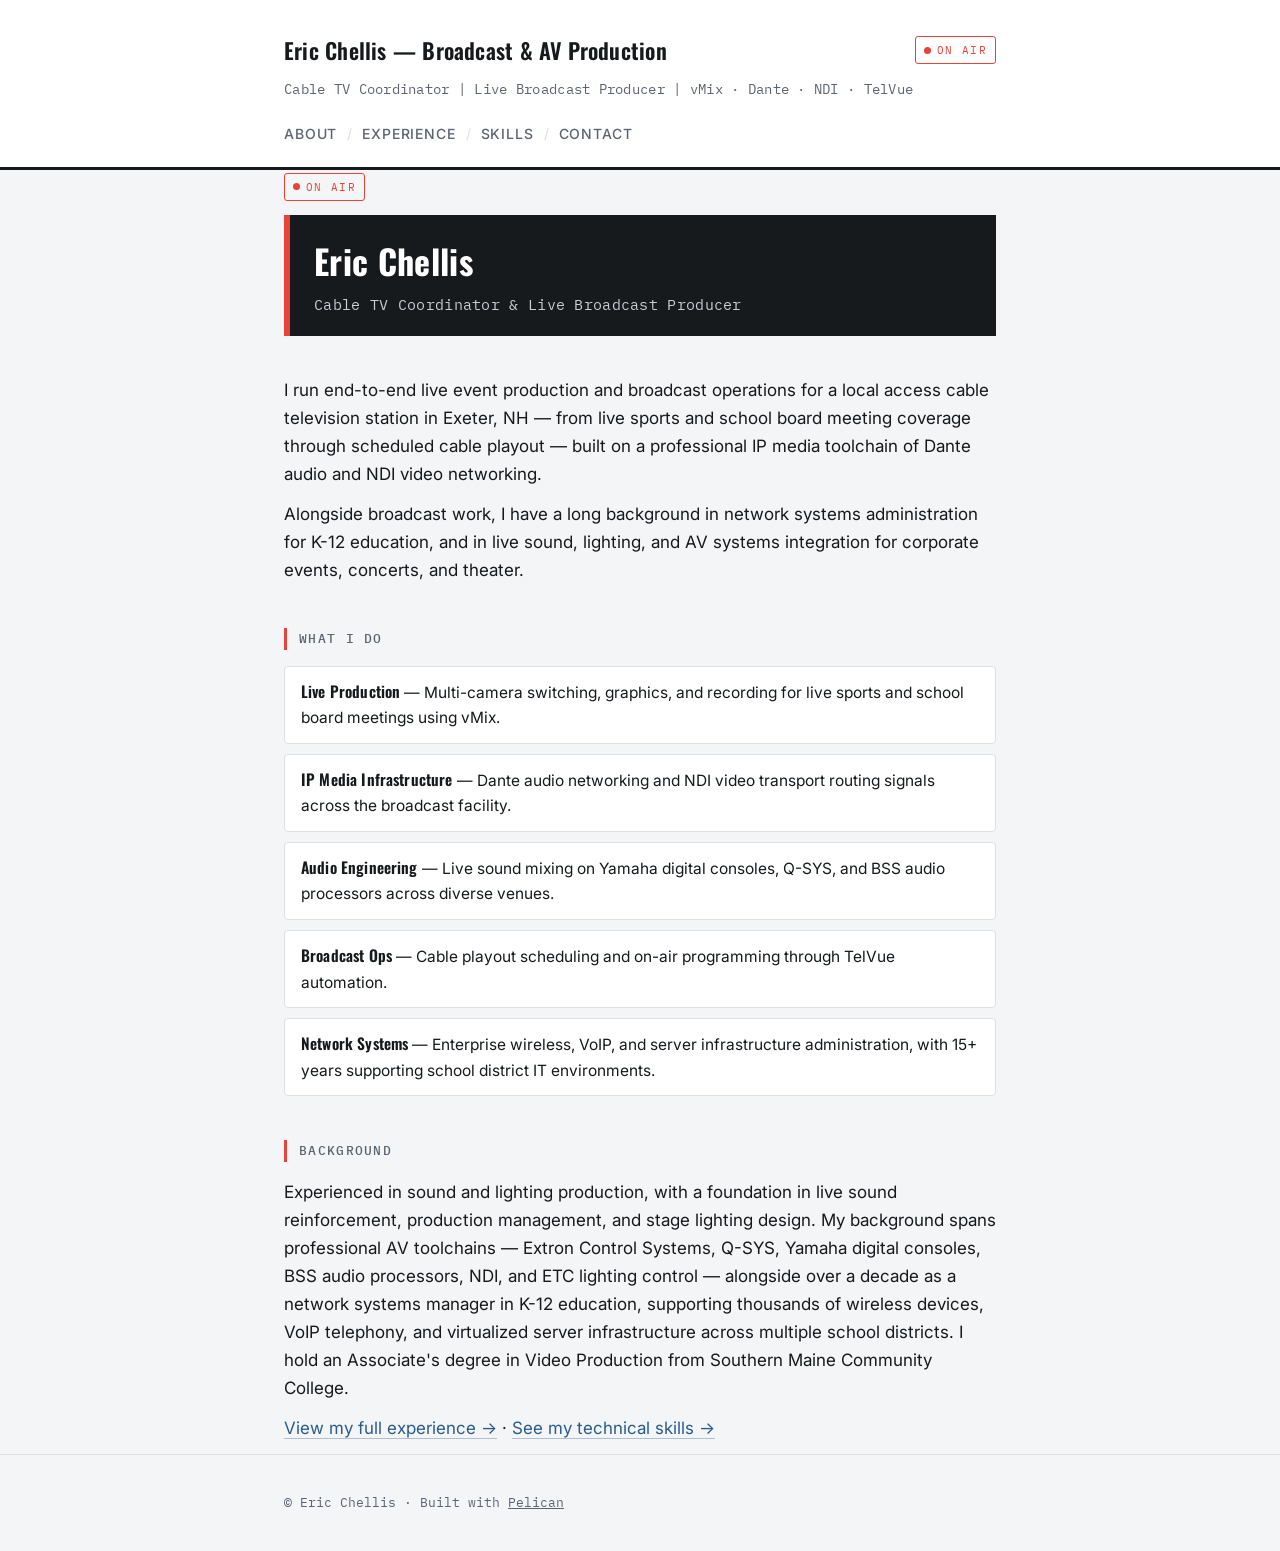
<file: preview-index.html>
<!DOCTYPE html>
<html lang="en">
<head>
<meta charset="utf-8">
<meta name="viewport" content="width=device-width, initial-scale=1.0">
<title>Eric Chellis — Eric Chellis</title>
<link rel="preconnect" href="https://fonts.googleapis.com"><link rel="preconnect" href="https://fonts.gstatic.com" crossorigin><link href="https://fonts.googleapis.com/css2?family=Oswald:wght@500;600;700&family=Inter:wght@400;500;600&family=IBM+Plex+Mono:wght@500&display=swap" rel="stylesheet">
<style>:root {
    --ink: #161A1D;
    --muted: #5B6470;
    --bg: #F3F5F7;
    --panel: #FFFFFF;
    --border: #DCE1E6;
    --tally: #E8433A;
    --link: #2A5C8A;

    --font-display: 'Oswald', sans-serif;
    --font-body: 'Inter', -apple-system, BlinkMacSystemFont, sans-serif;
    --font-mono: 'IBM Plex Mono', monospace;

    --max-width: 760px;
}

* { box-sizing: border-box; }

body {
    margin: 0;
    font-family: var(--font-body);
    color: var(--ink);
    background: var(--bg);
    line-height: 1.65;
    font-size: 17px;
}

.wrap {
    max-width: var(--max-width);
    margin: 0 auto;
    padding: 0 24px;
}

/* ---------- Header ---------- */
.site-header {
    background: var(--panel);
    border-bottom: 3px solid var(--ink);
    padding: 32px 0 20px;
}

.brand-row {
    display: flex;
    align-items: center;
    justify-content: space-between;
    gap: 16px;
    flex-wrap: wrap;
}

.site-title {
    font-family: var(--font-display);
    font-weight: 600;
    font-size: 22px;
    letter-spacing: 0.01em;
    color: var(--ink);
    text-decoration: none;
}

.tally {
    display: inline-flex;
    align-items: center;
    gap: 6px;
    font-family: var(--font-mono);
    font-size: 11px;
    letter-spacing: 0.12em;
    color: var(--tally);
    border: 1px solid var(--tally);
    padding: 4px 8px;
    border-radius: 3px;
    white-space: nowrap;
}

.tally .dot {
    width: 7px;
    height: 7px;
    border-radius: 50%;
    background: var(--tally);
    display: inline-block;
    animation: pulse 2s ease-in-out infinite;
}

@keyframes pulse {
    0%, 100% { opacity: 1; }
    50% { opacity: 0.35; }
}

@media (prefers-reduced-motion: reduce) {
    .tally .dot { animation: none; }
}

.site-subtitle {
    margin: 10px 0 18px;
    color: var(--muted);
    font-size: 14px;
    font-family: var(--font-mono);
    letter-spacing: 0.02em;
}

nav a {
    color: var(--muted);
    text-decoration: none;
    font-size: 14px;
    font-weight: 500;
    text-transform: uppercase;
    letter-spacing: 0.06em;
    padding-bottom: 2px;
    border-bottom: 2px solid transparent;
    transition: color 0.15s ease, border-color 0.15s ease;
}

nav a:hover {
    color: var(--ink);
    border-color: var(--tally);
}

nav .sep {
    color: var(--border);
    margin: 0 10px;
    font-size: 14px;
}

/* ---------- Hero / chyron (homepage only) ---------- */
.hero {
    margin: 0 0 40px;
}

.tally-inline {
    display: none;
}

.hero .tally {
    margin-bottom: 14px;
}

.chyron {
    background: var(--ink);
    border-left: 6px solid var(--tally);
    padding: 18px 24px;
    color: #fff;
}

.chyron h1 {
    font-family: var(--font-display);
    font-size: 34px;
    font-weight: 700;
    margin: 0 0 4px;
    color: #fff;
    letter-spacing: 0.01em;
}

.chyron .role {
    margin: 0;
    font-size: 15px;
    color: #C9CED4;
    font-family: var(--font-mono);
    letter-spacing: 0.02em;
}

/* ---------- Main content ---------- */
main {
    padding: 48px 0;
    min-height: 60vh;
}

.page h1:not(.chyron h1) {
    font-family: var(--font-display);
    font-size: 30px;
}

.page h2 {
    font-family: var(--font-mono);
    font-size: 13px;
    font-weight: 500;
    text-transform: uppercase;
    letter-spacing: 0.1em;
    color: var(--muted);
    margin-top: 44px;
    margin-bottom: 16px;
    padding-left: 12px;
    border-left: 3px solid var(--tally);
}

.page p {
    margin: 12px 0;
}

.page ul {
    list-style: none;
    padding: 0;
    margin: 0;
    display: grid;
    gap: 10px;
}

.page li {
    background: var(--panel);
    border: 1px solid var(--border);
    border-radius: 4px;
    padding: 12px 16px;
    font-size: 15.5px;
}

.page li strong {
    font-family: var(--font-display);
    font-weight: 600;
    letter-spacing: 0.01em;
}

.page a {
    color: var(--link);
    text-decoration: none;
    border-bottom: 1px solid rgba(42, 92, 138, 0.35);
}

.page a:hover {
    border-bottom-color: var(--link);
}

.page hr {
    border: none;
    border-top: 1px solid var(--border);
    margin: 36px 0;
}

.page em {
    color: var(--muted);
}

/* ---------- Footer ---------- */
.site-footer {
    border-top: 1px solid var(--border);
    padding: 24px 0;
    color: var(--muted);
    font-size: 13px;
    font-family: var(--font-mono);
}

.site-footer a {
    color: var(--muted);
}

/* ---------- Mobile ---------- */
@media (max-width: 600px) {
    body { font-size: 16px; }
    .site-header { padding: 24px 0 16px; }
    .chyron h1 { font-size: 28px; }
    .brand-row { flex-direction: column; align-items: flex-start; }
}
</style>
</head>
<body>
<header class="site-header"><div class="wrap">
<div class="brand-row">
<a class="site-title" href="index.html">Eric Chellis — Broadcast &amp; AV Production</a>
<span class="tally"><span class="dot"></span>ON AIR</span>
</div>
<p class="site-subtitle">Cable TV Coordinator | Live Broadcast Producer | vMix &middot; Dante &middot; NDI &middot; TelVue</p>
<nav><a href="index.html">About</a><span class="sep">/</span><a href="experience.html">Experience</a><span class="sep">/</span><a href="skills.html">Skills</a><span class="sep">/</span><a href="contact.html">Contact</a></nav>
</div></header>
<main class="wrap"><article class="page"><div class="hero">
  <div class="tally"><span class="dot"></span> ON AIR</div>
  <div class="chyron">
    <h1>Eric Chellis</h1>
    <p class="role">Cable TV Coordinator &amp; Live Broadcast Producer</p>
  </div>
</div>

<p>I run end-to-end live event production and broadcast operations for a local
access cable television station in Exeter, NH — from live sports and school
board meeting coverage through scheduled cable playout — built on a
professional IP media toolchain of Dante audio and NDI video networking.</p>
<p>Alongside broadcast work, I have a long background in network systems
administration for K-12 education, and in live sound, lighting, and AV
systems integration for corporate events, concerts, and theater.</p>
<h2>What I Do</h2>
<ul>
<li><strong>Live Production</strong> — Multi-camera switching, graphics, and recording for
  live sports and school board meetings using vMix.</li>
<li><strong>IP Media Infrastructure</strong> — Dante audio networking and NDI video
  transport routing signals across the broadcast facility.</li>
<li><strong>Audio Engineering</strong> — Live sound mixing on Yamaha digital consoles,
  Q-SYS, and BSS audio processors across diverse venues.</li>
<li><strong>Broadcast Ops</strong> — Cable playout scheduling and on-air programming
  through TelVue automation.</li>
<li><strong>Network Systems</strong> — Enterprise wireless, VoIP, and server infrastructure
  administration, with 15+ years supporting school district IT environments.</li>
</ul>
<h2>Background</h2>
<p>Experienced in sound and lighting production, with a foundation in live
sound reinforcement, production management, and stage lighting design. My
background spans professional AV toolchains — Extron Control Systems, Q-SYS,
Yamaha digital consoles, BSS audio processors, NDI, and ETC lighting control —
alongside over a decade as a network systems manager in K-12 education,
supporting thousands of wireless devices, VoIP telephony, and virtualized
server infrastructure across multiple school districts. I hold an Associate's
degree in Video Production from Southern Maine Community College.</p>
<p><a href="/experience.html">View my full experience →</a> · <a href="/skills.html">See my technical skills →</a></p></article></main>
<footer class="site-footer"><div class="wrap"><p>&copy; Eric Chellis &middot; Built with <a href="https://getpelican.com">Pelican</a></p></div></footer>
</body>
</html>
</file>
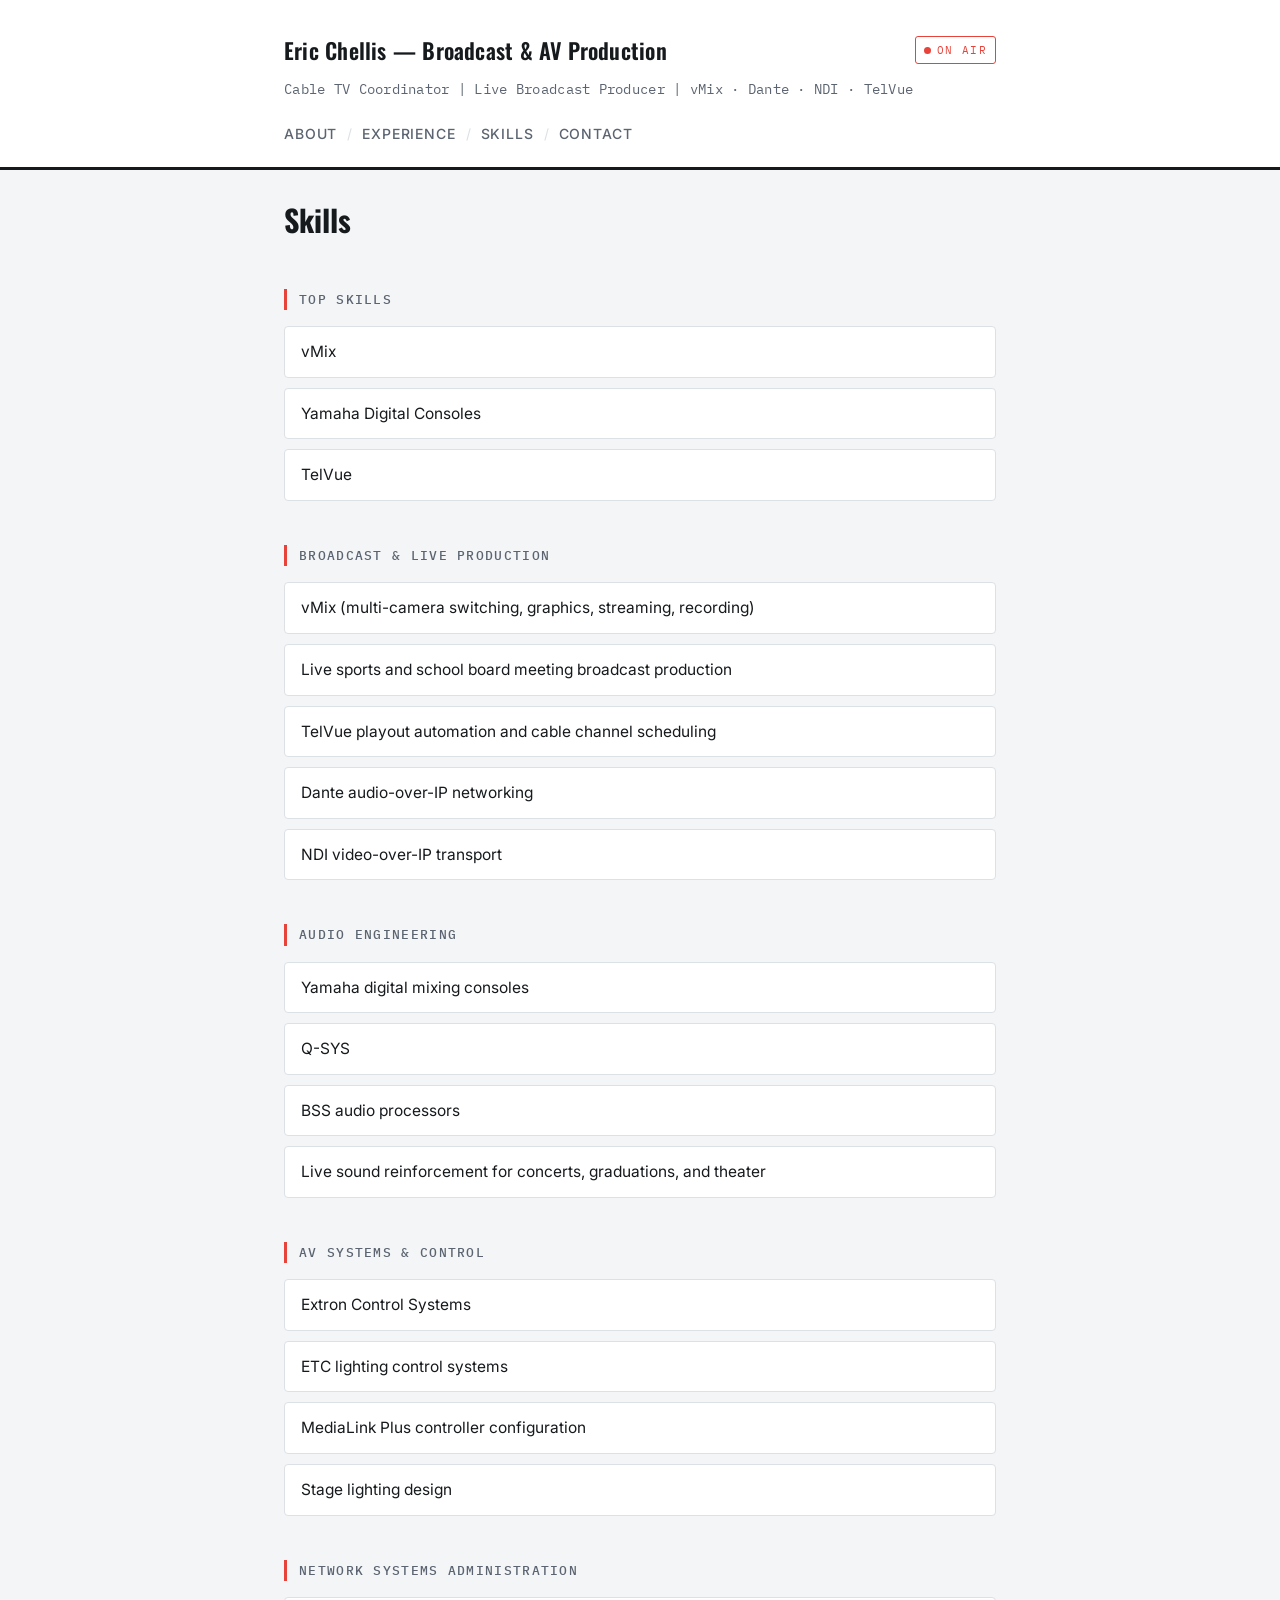
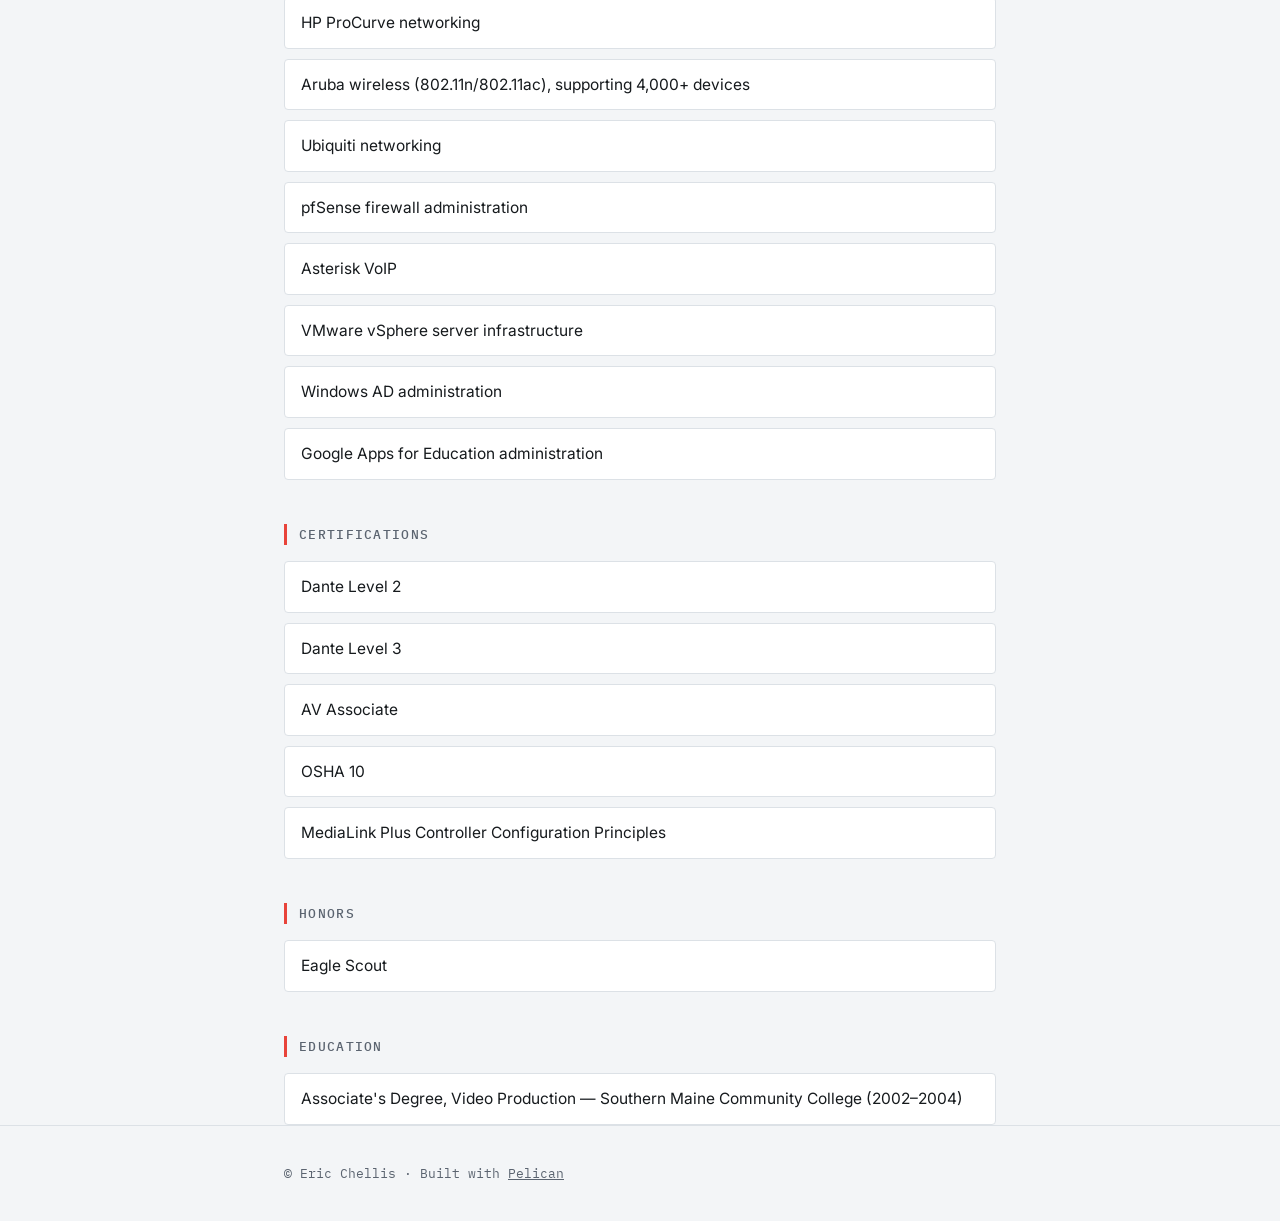
<file: preview-skills.html>
<!DOCTYPE html>
<html lang="en">
<head>
<meta charset="utf-8">
<meta name="viewport" content="width=device-width, initial-scale=1.0">
<title>Skills — Eric Chellis</title>
<link rel="preconnect" href="https://fonts.googleapis.com"><link rel="preconnect" href="https://fonts.gstatic.com" crossorigin><link href="https://fonts.googleapis.com/css2?family=Oswald:wght@500;600;700&family=Inter:wght@400;500;600&family=IBM+Plex+Mono:wght@500&display=swap" rel="stylesheet">
<style>:root {
    --ink: #161A1D;
    --muted: #5B6470;
    --bg: #F3F5F7;
    --panel: #FFFFFF;
    --border: #DCE1E6;
    --tally: #E8433A;
    --link: #2A5C8A;

    --font-display: 'Oswald', sans-serif;
    --font-body: 'Inter', -apple-system, BlinkMacSystemFont, sans-serif;
    --font-mono: 'IBM Plex Mono', monospace;

    --max-width: 760px;
}

* { box-sizing: border-box; }

body {
    margin: 0;
    font-family: var(--font-body);
    color: var(--ink);
    background: var(--bg);
    line-height: 1.65;
    font-size: 17px;
}

.wrap {
    max-width: var(--max-width);
    margin: 0 auto;
    padding: 0 24px;
}

/* ---------- Header ---------- */
.site-header {
    background: var(--panel);
    border-bottom: 3px solid var(--ink);
    padding: 32px 0 20px;
}

.brand-row {
    display: flex;
    align-items: center;
    justify-content: space-between;
    gap: 16px;
    flex-wrap: wrap;
}

.site-title {
    font-family: var(--font-display);
    font-weight: 600;
    font-size: 22px;
    letter-spacing: 0.01em;
    color: var(--ink);
    text-decoration: none;
}

.tally {
    display: inline-flex;
    align-items: center;
    gap: 6px;
    font-family: var(--font-mono);
    font-size: 11px;
    letter-spacing: 0.12em;
    color: var(--tally);
    border: 1px solid var(--tally);
    padding: 4px 8px;
    border-radius: 3px;
    white-space: nowrap;
}

.tally .dot {
    width: 7px;
    height: 7px;
    border-radius: 50%;
    background: var(--tally);
    display: inline-block;
    animation: pulse 2s ease-in-out infinite;
}

@keyframes pulse {
    0%, 100% { opacity: 1; }
    50% { opacity: 0.35; }
}

@media (prefers-reduced-motion: reduce) {
    .tally .dot { animation: none; }
}

.site-subtitle {
    margin: 10px 0 18px;
    color: var(--muted);
    font-size: 14px;
    font-family: var(--font-mono);
    letter-spacing: 0.02em;
}

nav a {
    color: var(--muted);
    text-decoration: none;
    font-size: 14px;
    font-weight: 500;
    text-transform: uppercase;
    letter-spacing: 0.06em;
    padding-bottom: 2px;
    border-bottom: 2px solid transparent;
    transition: color 0.15s ease, border-color 0.15s ease;
}

nav a:hover {
    color: var(--ink);
    border-color: var(--tally);
}

nav .sep {
    color: var(--border);
    margin: 0 10px;
    font-size: 14px;
}

/* ---------- Hero / chyron (homepage only) ---------- */
.hero {
    margin: 0 0 40px;
}

.tally-inline {
    display: none;
}

.hero .tally {
    margin-bottom: 14px;
}

.chyron {
    background: var(--ink);
    border-left: 6px solid var(--tally);
    padding: 18px 24px;
    color: #fff;
}

.chyron h1 {
    font-family: var(--font-display);
    font-size: 34px;
    font-weight: 700;
    margin: 0 0 4px;
    color: #fff;
    letter-spacing: 0.01em;
}

.chyron .role {
    margin: 0;
    font-size: 15px;
    color: #C9CED4;
    font-family: var(--font-mono);
    letter-spacing: 0.02em;
}

/* ---------- Main content ---------- */
main {
    padding: 48px 0;
    min-height: 60vh;
}

.page h1:not(.chyron h1) {
    font-family: var(--font-display);
    font-size: 30px;
}

.page h2 {
    font-family: var(--font-mono);
    font-size: 13px;
    font-weight: 500;
    text-transform: uppercase;
    letter-spacing: 0.1em;
    color: var(--muted);
    margin-top: 44px;
    margin-bottom: 16px;
    padding-left: 12px;
    border-left: 3px solid var(--tally);
}

.page p {
    margin: 12px 0;
}

.page ul {
    list-style: none;
    padding: 0;
    margin: 0;
    display: grid;
    gap: 10px;
}

.page li {
    background: var(--panel);
    border: 1px solid var(--border);
    border-radius: 4px;
    padding: 12px 16px;
    font-size: 15.5px;
}

.page li strong {
    font-family: var(--font-display);
    font-weight: 600;
    letter-spacing: 0.01em;
}

.page a {
    color: var(--link);
    text-decoration: none;
    border-bottom: 1px solid rgba(42, 92, 138, 0.35);
}

.page a:hover {
    border-bottom-color: var(--link);
}

.page hr {
    border: none;
    border-top: 1px solid var(--border);
    margin: 36px 0;
}

.page em {
    color: var(--muted);
}

/* ---------- Footer ---------- */
.site-footer {
    border-top: 1px solid var(--border);
    padding: 24px 0;
    color: var(--muted);
    font-size: 13px;
    font-family: var(--font-mono);
}

.site-footer a {
    color: var(--muted);
}

/* ---------- Mobile ---------- */
@media (max-width: 600px) {
    body { font-size: 16px; }
    .site-header { padding: 24px 0 16px; }
    .chyron h1 { font-size: 28px; }
    .brand-row { flex-direction: column; align-items: flex-start; }
}
</style>
</head>
<body>
<header class="site-header"><div class="wrap">
<div class="brand-row">
<a class="site-title" href="index.html">Eric Chellis — Broadcast &amp; AV Production</a>
<span class="tally"><span class="dot"></span>ON AIR</span>
</div>
<p class="site-subtitle">Cable TV Coordinator | Live Broadcast Producer | vMix &middot; Dante &middot; NDI &middot; TelVue</p>
<nav><a href="index.html">About</a><span class="sep">/</span><a href="experience.html">Experience</a><span class="sep">/</span><a href="skills.html">Skills</a><span class="sep">/</span><a href="contact.html">Contact</a></nav>
</div></header>
<main class="wrap"><article class="page"><h1>Skills</h1>
<h2>Top Skills</h2>
<ul>
<li>vMix</li>
<li>Yamaha Digital Consoles</li>
<li>TelVue</li>
</ul>
<h2>Broadcast &amp; Live Production</h2>
<ul>
<li>vMix (multi-camera switching, graphics, streaming, recording)</li>
<li>Live sports and school board meeting broadcast production</li>
<li>TelVue playout automation and cable channel scheduling</li>
<li>Dante audio-over-IP networking</li>
<li>NDI video-over-IP transport</li>
</ul>
<h2>Audio Engineering</h2>
<ul>
<li>Yamaha digital mixing consoles</li>
<li>Q-SYS</li>
<li>BSS audio processors</li>
<li>Live sound reinforcement for concerts, graduations, and theater</li>
</ul>
<h2>AV Systems &amp; Control</h2>
<ul>
<li>Extron Control Systems</li>
<li>ETC lighting control systems</li>
<li>MediaLink Plus controller configuration</li>
<li>Stage lighting design</li>
</ul>
<h2>Network Systems Administration</h2>
<ul>
<li>HP ProCurve networking</li>
<li>Aruba wireless (802.11n/802.11ac), supporting 4,000+ devices</li>
<li>Ubiquiti networking</li>
<li>pfSense firewall administration</li>
<li>Asterisk VoIP</li>
<li>VMware vSphere server infrastructure</li>
<li>Windows AD administration</li>
<li>Google Apps for Education administration</li>
</ul>
<h2>Certifications</h2>
<ul>
<li>Dante Level 2</li>
<li>Dante Level 3</li>
<li>AV Associate</li>
<li>OSHA 10</li>
<li>MediaLink Plus Controller Configuration Principles</li>
</ul>
<h2>Honors</h2>
<ul>
<li>Eagle Scout</li>
</ul>
<h2>Education</h2>
<ul>
<li>Associate's Degree, Video Production — Southern Maine Community College (2002–2004)</li>
</ul></article></main>
<footer class="site-footer"><div class="wrap"><p>&copy; Eric Chellis &middot; Built with <a href="https://getpelican.com">Pelican</a></p></div></footer>
</body>
</html>
</file>
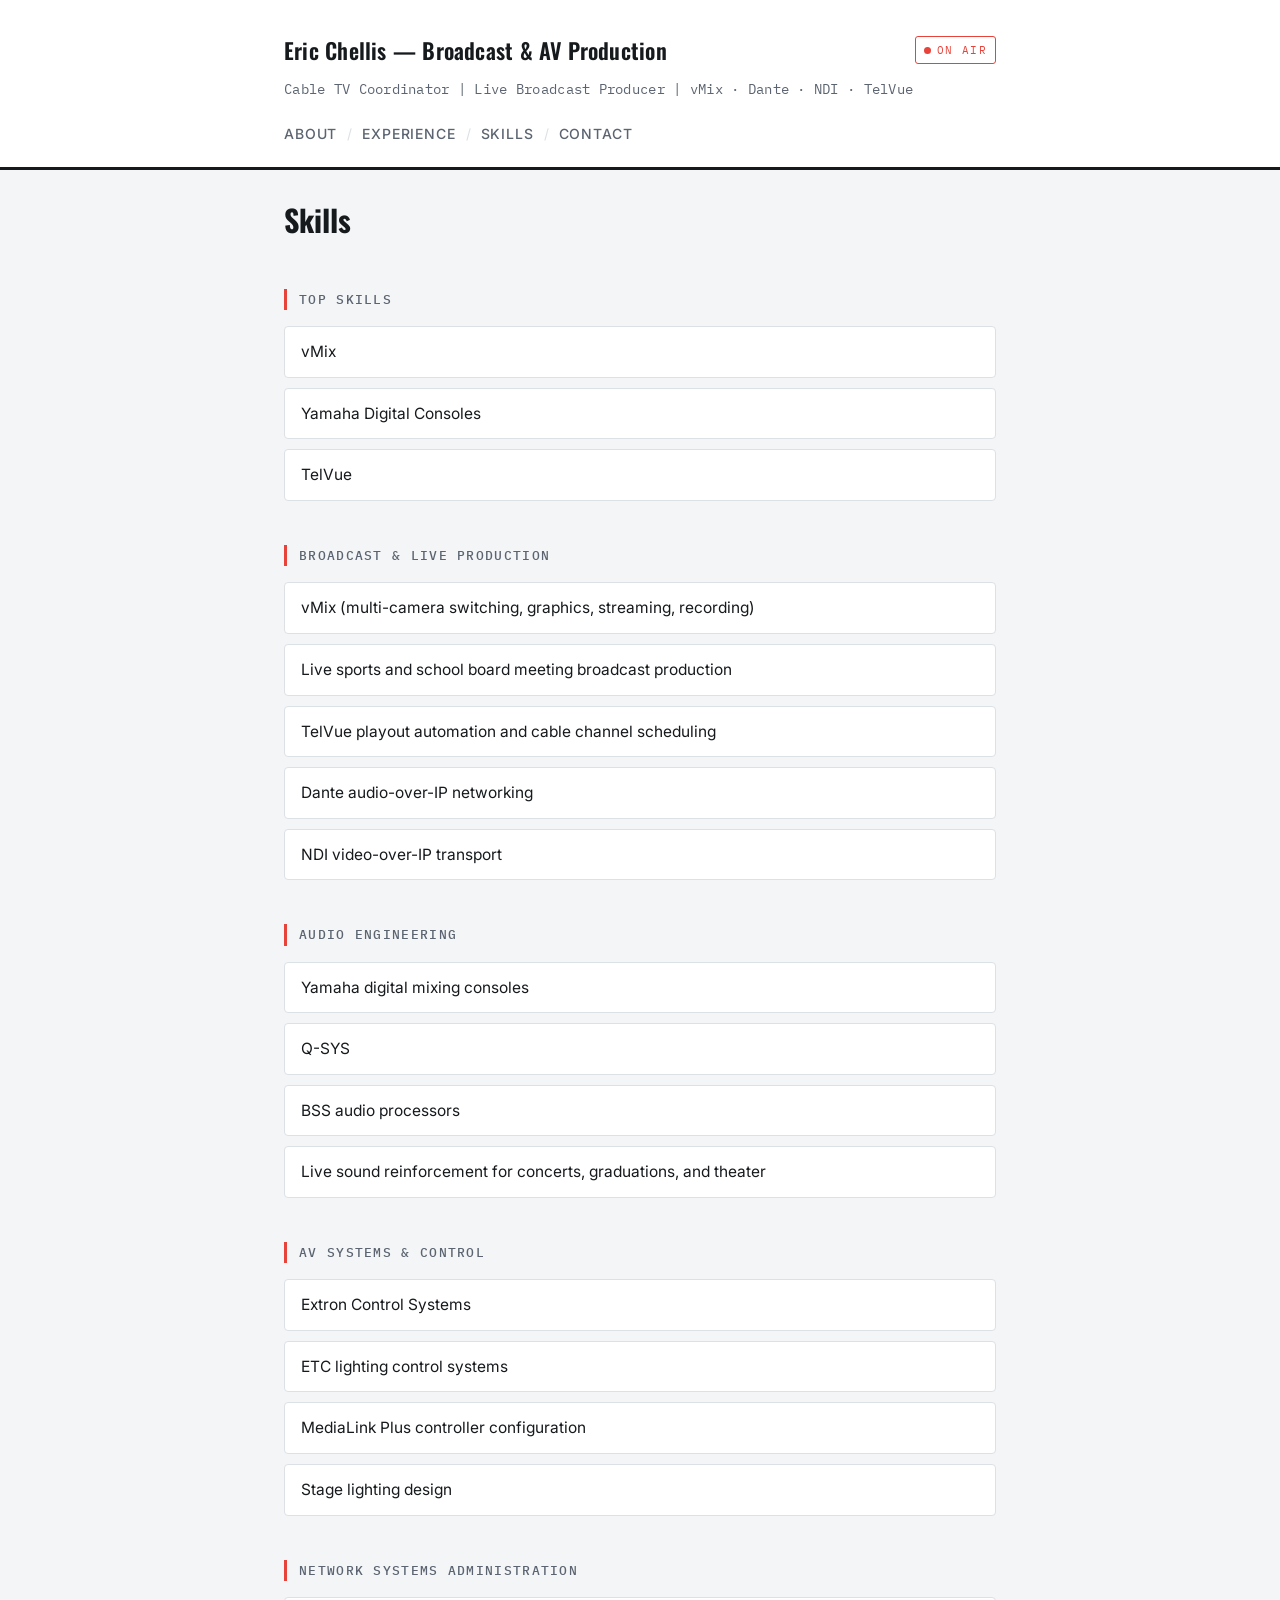
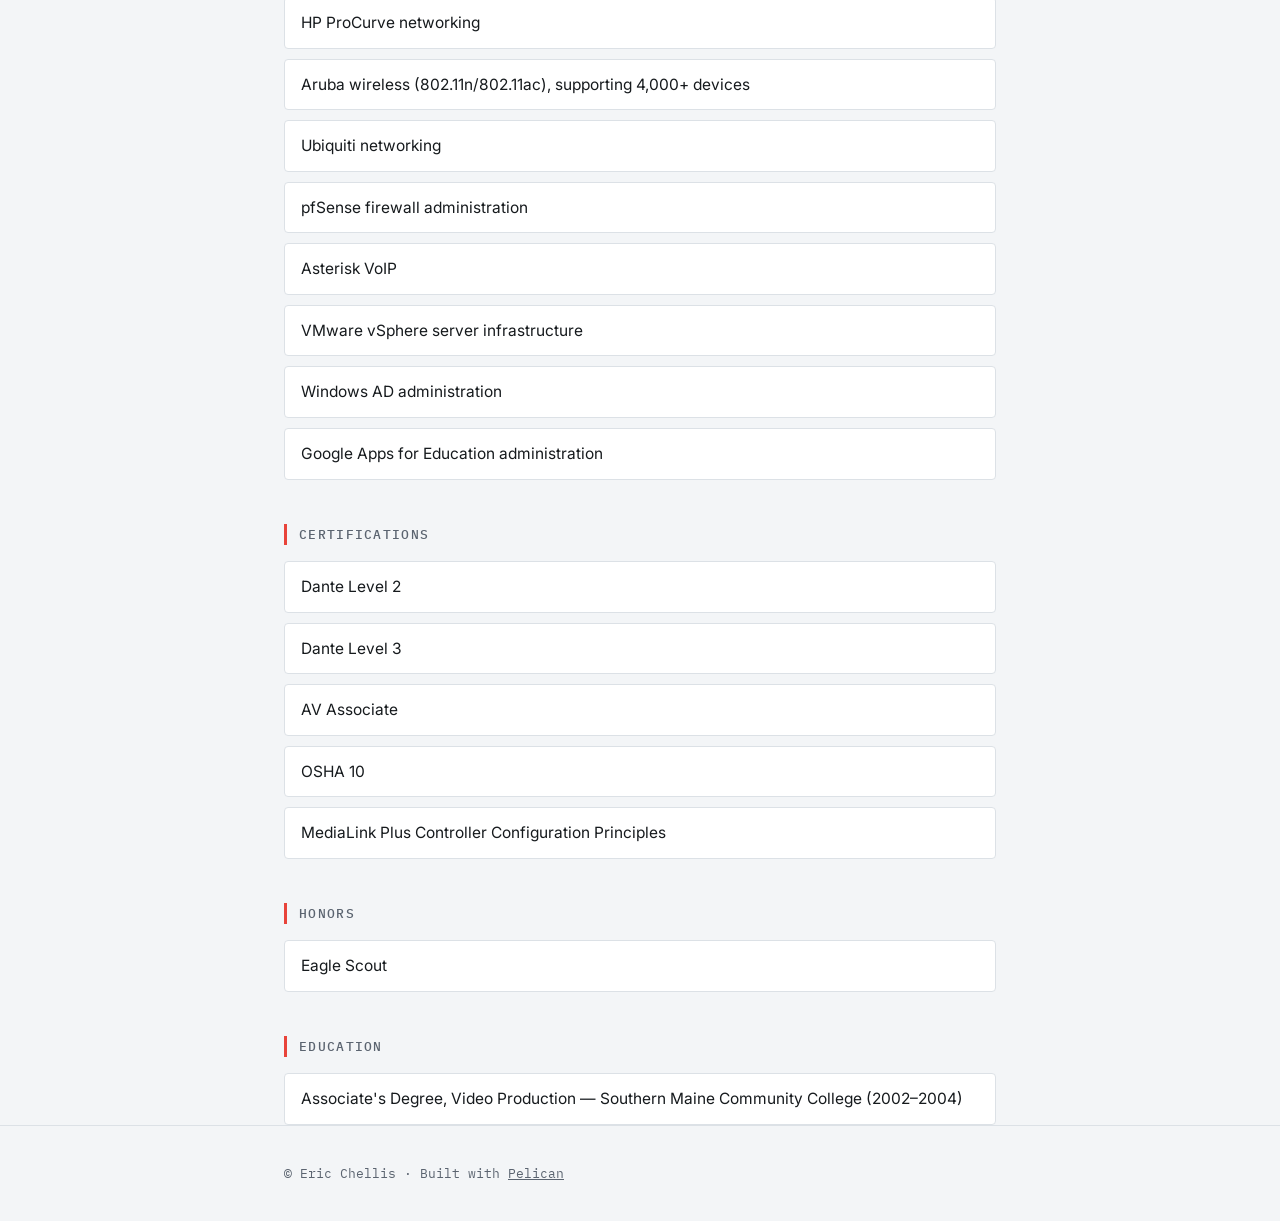
<file: skills.html>
<!DOCTYPE html>
<html lang="en">
<head>
<meta charset="utf-8">
<meta name="viewport" content="width=device-width, initial-scale=1.0">
<title>Skills — Eric Chellis</title>
<link rel="preconnect" href="https://fonts.googleapis.com"><link rel="preconnect" href="https://fonts.gstatic.com" crossorigin><link href="https://fonts.googleapis.com/css2?family=Oswald:wght@500;600;700&family=Inter:wght@400;500;600&family=IBM+Plex+Mono:wght@500&display=swap" rel="stylesheet">
<link rel="stylesheet" href="styles.css">
</head>
<body>
<header class="site-header"><div class="wrap">
<div class="brand-row">
<a class="site-title" href="index.html">Eric Chellis — Broadcast &amp; AV Production</a>
<span class="tally"><span class="dot"></span>ON AIR</span>
</div>
<p class="site-subtitle">Cable TV Coordinator | Live Broadcast Producer | vMix &middot; Dante &middot; NDI &middot; TelVue</p>
<nav><a href="index.html">About</a><span class="sep">/</span><a href="experience.html">Experience</a><span class="sep">/</span><a href="skills.html">Skills</a><span class="sep">/</span><a href="contact.html">Contact</a></nav>
</div></header>
<main class="wrap"><article class="page"><h1>Skills</h1>
<h2>Top Skills</h2>
<ul>
<li>vMix</li>
<li>Yamaha Digital Consoles</li>
<li>TelVue</li>
</ul>
<h2>Broadcast &amp; Live Production</h2>
<ul>
<li>vMix (multi-camera switching, graphics, streaming, recording)</li>
<li>Live sports and school board meeting broadcast production</li>
<li>TelVue playout automation and cable channel scheduling</li>
<li>Dante audio-over-IP networking</li>
<li>NDI video-over-IP transport</li>
</ul>
<h2>Audio Engineering</h2>
<ul>
<li>Yamaha digital mixing consoles</li>
<li>Q-SYS</li>
<li>BSS audio processors</li>
<li>Live sound reinforcement for concerts, graduations, and theater</li>
</ul>
<h2>AV Systems &amp; Control</h2>
<ul>
<li>Extron Control Systems</li>
<li>ETC lighting control systems</li>
<li>MediaLink Plus controller configuration</li>
<li>Stage lighting design</li>
</ul>
<h2>Network Systems Administration</h2>
<ul>
<li>HP ProCurve networking</li>
<li>Aruba wireless (802.11n/802.11ac), supporting 4,000+ devices</li>
<li>Ubiquiti networking</li>
<li>pfSense firewall administration</li>
<li>Asterisk VoIP</li>
<li>VMware vSphere server infrastructure</li>
<li>Windows AD administration</li>
<li>Google Apps for Education administration</li>
</ul>
<h2>Certifications</h2>
<ul>
<li>Dante Level 2</li>
<li>Dante Level 3</li>
<li>AV Associate</li>
<li>OSHA 10</li>
<li>MediaLink Plus Controller Configuration Principles</li>
</ul>
<h2>Honors</h2>
<ul>
<li>Eagle Scout</li>
</ul>
<h2>Education</h2>
<ul>
<li>Associate's Degree, Video Production — Southern Maine Community College (2002–2004)</li>
</ul></article></main>
<footer class="site-footer"><div class="wrap"><p>&copy; Eric Chellis &middot; Built with <a href="https://getpelican.com">Pelican</a></p></div></footer>
</body>
</html>
</file>
<file: styles.css>
:root {
    --ink: #161A1D;
    --muted: #5B6470;
    --bg: #F3F5F7;
    --panel: #FFFFFF;
    --border: #DCE1E6;
    --tally: #E8433A;
    --link: #2A5C8A;

    --font-display: 'Oswald', sans-serif;
    --font-body: 'Inter', -apple-system, BlinkMacSystemFont, sans-serif;
    --font-mono: 'IBM Plex Mono', monospace;

    --max-width: 760px;
}

* { box-sizing: border-box; }

body {
    margin: 0;
    font-family: var(--font-body);
    color: var(--ink);
    background: var(--bg);
    line-height: 1.65;
    font-size: 17px;
}

.wrap {
    max-width: var(--max-width);
    margin: 0 auto;
    padding: 0 24px;
}

/* ---------- Header ---------- */
.site-header {
    background: var(--panel);
    border-bottom: 3px solid var(--ink);
    padding: 32px 0 20px;
}

.brand-row {
    display: flex;
    align-items: center;
    justify-content: space-between;
    gap: 16px;
    flex-wrap: wrap;
}

.site-title {
    font-family: var(--font-display);
    font-weight: 600;
    font-size: 22px;
    letter-spacing: 0.01em;
    color: var(--ink);
    text-decoration: none;
}

.tally {
    display: inline-flex;
    align-items: center;
    gap: 6px;
    font-family: var(--font-mono);
    font-size: 11px;
    letter-spacing: 0.12em;
    color: var(--tally);
    border: 1px solid var(--tally);
    padding: 4px 8px;
    border-radius: 3px;
    white-space: nowrap;
}

.tally .dot {
    width: 7px;
    height: 7px;
    border-radius: 50%;
    background: var(--tally);
    display: inline-block;
    animation: pulse 2s ease-in-out infinite;
}

@keyframes pulse {
    0%, 100% { opacity: 1; }
    50% { opacity: 0.35; }
}

@media (prefers-reduced-motion: reduce) {
    .tally .dot { animation: none; }
}

.site-subtitle {
    margin: 10px 0 18px;
    color: var(--muted);
    font-size: 14px;
    font-family: var(--font-mono);
    letter-spacing: 0.02em;
}

nav a {
    color: var(--muted);
    text-decoration: none;
    font-size: 14px;
    font-weight: 500;
    text-transform: uppercase;
    letter-spacing: 0.06em;
    padding-bottom: 2px;
    border-bottom: 2px solid transparent;
    transition: color 0.15s ease, border-color 0.15s ease;
}

nav a:hover {
    color: var(--ink);
    border-color: var(--tally);
}

nav .sep {
    color: var(--border);
    margin: 0 10px;
    font-size: 14px;
}

/* ---------- Hero / chyron (homepage only) ---------- */
.hero {
    margin: 0 0 40px;
}

.tally-inline {
    display: none;
}

.hero .tally {
    margin-bottom: 14px;
}

.chyron {
    background: var(--ink);
    border-left: 6px solid var(--tally);
    padding: 18px 24px;
    color: #fff;
}

.chyron h1 {
    font-family: var(--font-display);
    font-size: 34px;
    font-weight: 700;
    margin: 0 0 4px;
    color: #fff;
    letter-spacing: 0.01em;
}

.chyron .role {
    margin: 0;
    font-size: 15px;
    color: #C9CED4;
    font-family: var(--font-mono);
    letter-spacing: 0.02em;
}

/* ---------- Main content ---------- */
main {
    padding: 48px 0;
    min-height: 60vh;
}

.page h1:not(.chyron h1) {
    font-family: var(--font-display);
    font-size: 30px;
}

.page h2 {
    font-family: var(--font-mono);
    font-size: 13px;
    font-weight: 500;
    text-transform: uppercase;
    letter-spacing: 0.1em;
    color: var(--muted);
    margin-top: 44px;
    margin-bottom: 16px;
    padding-left: 12px;
    border-left: 3px solid var(--tally);
}

.page p {
    margin: 12px 0;
}

.page ul {
    list-style: none;
    padding: 0;
    margin: 0;
    display: grid;
    gap: 10px;
}

.page li {
    background: var(--panel);
    border: 1px solid var(--border);
    border-radius: 4px;
    padding: 12px 16px;
    font-size: 15.5px;
}

.page li strong {
    font-family: var(--font-display);
    font-weight: 600;
    letter-spacing: 0.01em;
}

.page a {
    color: var(--link);
    text-decoration: none;
    border-bottom: 1px solid rgba(42, 92, 138, 0.35);
}

.page a:hover {
    border-bottom-color: var(--link);
}

.page hr {
    border: none;
    border-top: 1px solid var(--border);
    margin: 36px 0;
}

.page em {
    color: var(--muted);
}

/* ---------- Footer ---------- */
.site-footer {
    border-top: 1px solid var(--border);
    padding: 24px 0;
    color: var(--muted);
    font-size: 13px;
    font-family: var(--font-mono);
}

.site-footer a {
    color: var(--muted);
}

/* ---------- Mobile ---------- */
@media (max-width: 600px) {
    body { font-size: 16px; }
    .site-header { padding: 24px 0 16px; }
    .chyron h1 { font-size: 28px; }
    .brand-row { flex-direction: column; align-items: flex-start; }
}
</file>
